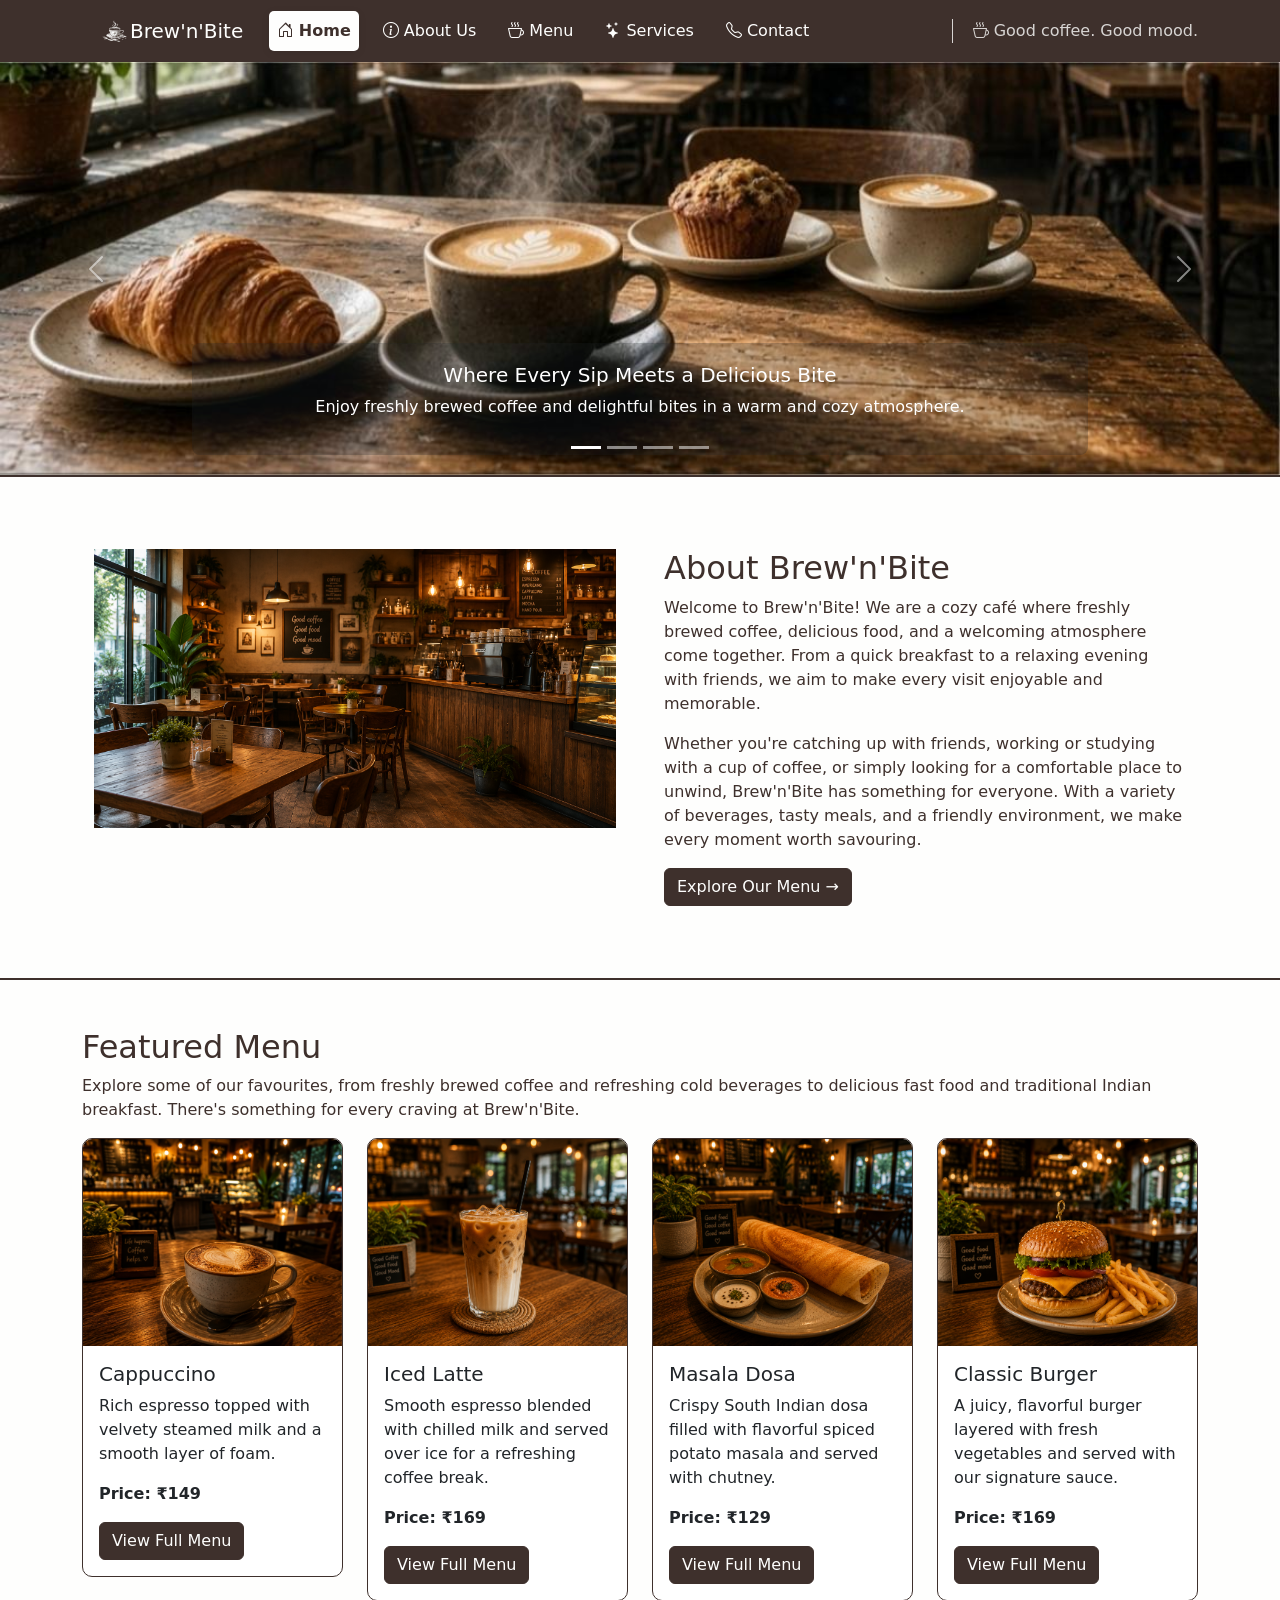
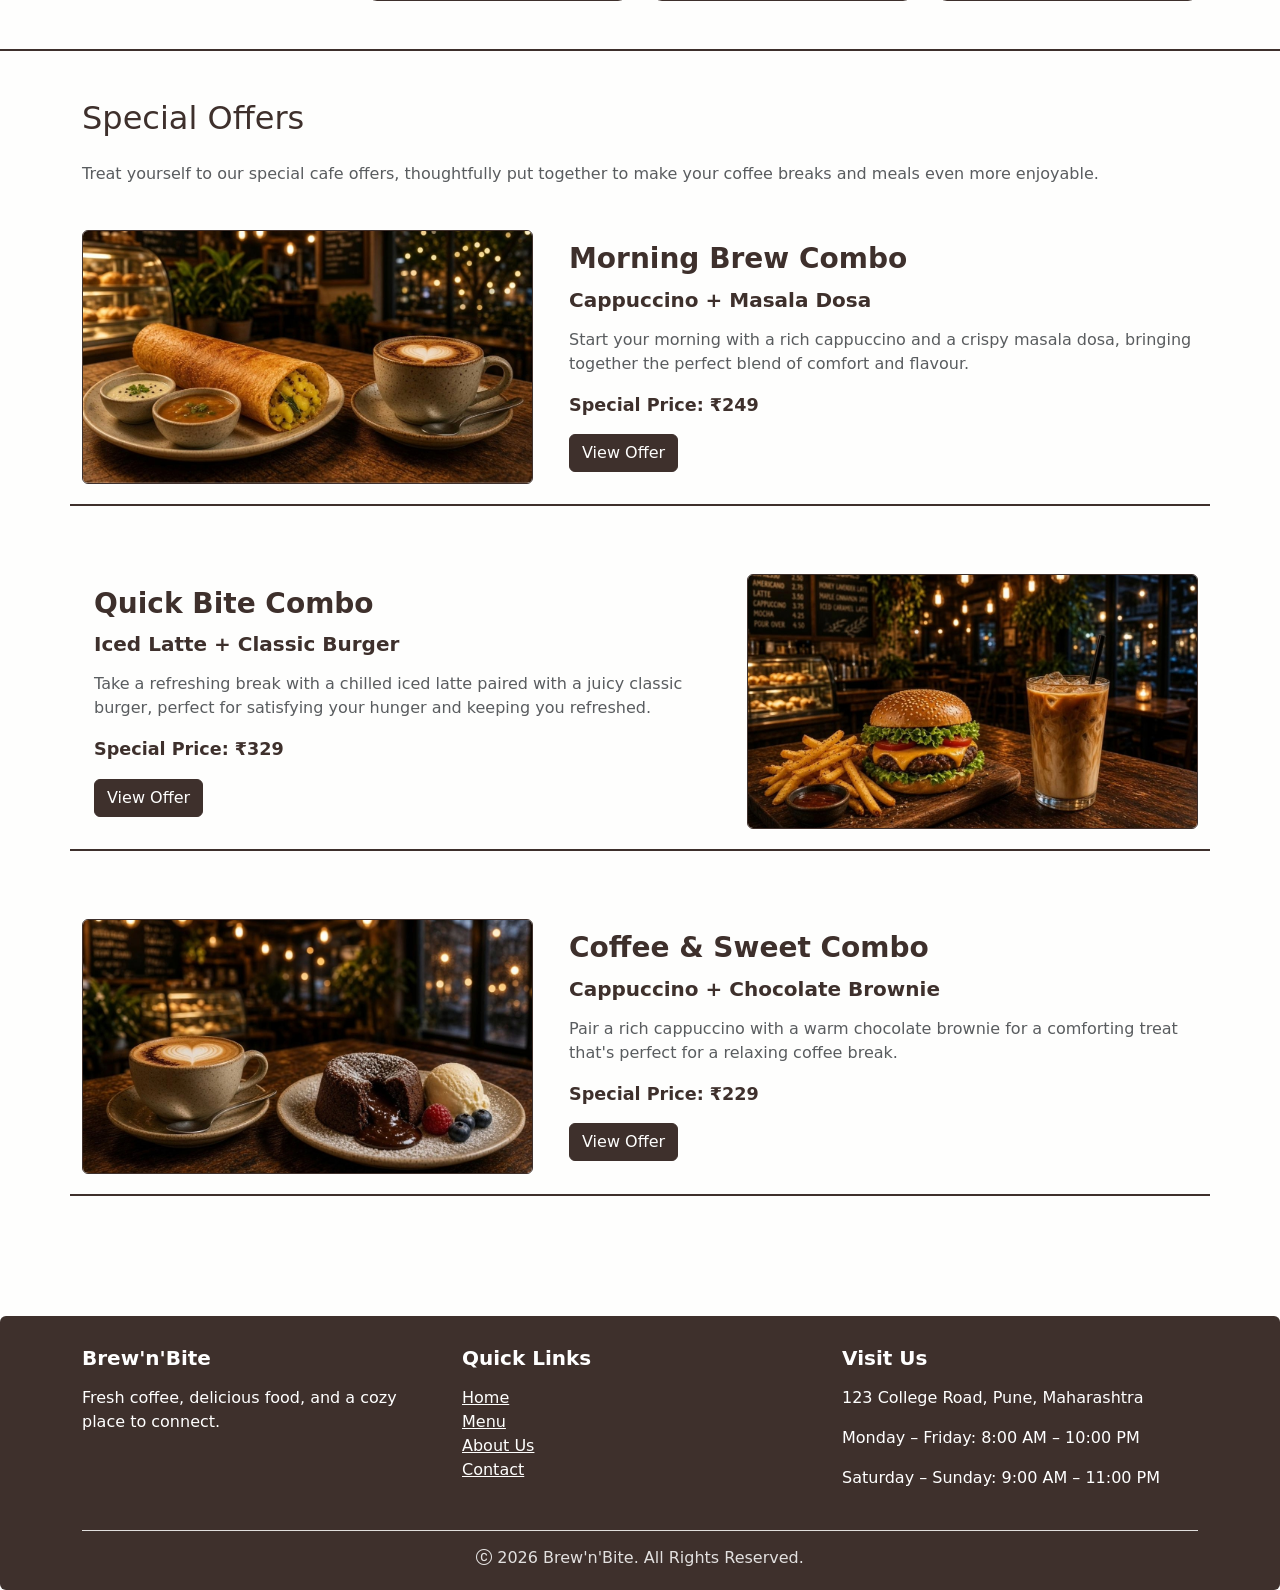
<file: index.html>
<!doctype html>
<html lang="en">

<head>
  <meta charset="utf-8">
  <meta name="viewport" content="width=device-width, initial-scale=1">
  <title>Home</title>
  <link href="https://cdn.jsdelivr.net/npm/bootstrap@5.3.8/dist/css/bootstrap.min.css" rel="stylesheet"
    integrity="sha384-sRIl4kxILFvY47J16cr9ZwB07vP4J8+LH7qKQnuqkuIAvNWLzeN8tE5YBujZqJLB" crossorigin="anonymous">
  <link rel="stylesheet" href="https://cdn.jsdelivr.net/npm/bootstrap-icons@1.13.1/font/bootstrap-icons.min.css">
  <link href="css/style.css" rel="stylesheet" type="text/css">
</head>

<body>
  <!-- Header Start Here -->
  <header>
    <nav class="navbar navbar-expand-lg bg-dark" data-bs-theme="dark">
      <div class="container">
        <a class="navbar-brand" href="index.html">
          <img src="images/cafe.png" alt="Logo" width="30" height="24"
            class="d-inline-block align-text-top">Brew'n'Bite</a>
        <button class="navbar-toggler" type="button" data-bs-toggle="collapse" data-bs-target="#navbarSupportedContent"
          aria-controls="navbarSupportedContent" aria-expanded="false" aria-label="Toggle navigation">
          <span class="navbar-toggler-icon"></span>
        </button>
        <div class="collapse navbar-collapse" id="navbarSupportedContent">
          <ul class="navbar-nav me-auto mb-2 mb-lg-0">
            <li class="nav-item">
              <a class="nav-link active" aria-current="page" href="index.html"><i class="bi bi-house-door"></i> Home</a>
            </li>
            <li class="nav-item">
              <a class="nav-link" href="about.html"><i class="bi bi-info-circle"></i> About Us</a>
            </li>
            <li class="nav-item">
              <a class="nav-link" href="menu.html"><i class="bi bi-cup-hot"></i> Menu</a>
            </li>
            <li class="nav-item">
              <a class="nav-link" href="services.html"><i class="bi bi-stars"></i> Services</a>
            </li>
            <li class="nav-item">
              <a class="nav-link" href="contact.html"><i class="bi bi-telephone"></i> Contact</a>
            </li>
          </ul>
          <div class="navbar-tagline">
            <i class="bi bi-cup-hot"></i>
            Good coffee. Good mood.
          </div>
        </div>
      </div>
    </nav>
  </header>
  <!-- Header End Here -->
  <main>
    <!-- Carousel section starts here -->
    <section>
      <!-- carousel-fade and data-bs-ride="carousel" -->
      <div id="carouselExampleIndicators" class="carousel slide carousel-fade" data-bs-ride="carousel">
        <div class="carousel-indicators">
          <button type="button" data-bs-target="#carouselExampleIndicators" data-bs-slide-to="0" class="active"
            aria-current="true" aria-label="Slide 1"></button>
          <button type="button" data-bs-target="#carouselExampleIndicators" data-bs-slide-to="1"
            aria-label="Slide 2"></button>
          <button type="button" data-bs-target="#carouselExampleIndicators" data-bs-slide-to="2"
            aria-label="Slide 3"></button>
          <button type="button" data-bs-target="#carouselExampleIndicators" data-bs-slide-to="3"
            aria-label="Slide 4"></button>
        </div>
        <div class="carousel-inner">
          <div class="carousel-item active" data-bs-interval="3000">
            <img src="images/Cafe 1.jpeg" class="d-block w-100" alt="Coffee and pastries served on a wooden cafe table">
            <div class="carousel-caption bg-dark bg-opacity-25 text-white d-block rounded-3">
              <h5>Where Every Sip Meets a Delicious Bite</h5>
              <p class="d-none d-sm-block">Enjoy freshly brewed coffee and delightful bites in a warm and cozy
                atmosphere.</p>
            </div>
          </div>
          <div class="carousel-item" data-bs-interval="3000">
            <img src="images/Breakfast.png" class="d-block w-100"
              alt="Masala Dosa, Idli Chutney,Poha and Hot Tea served on wooden cafe table">
            <div class="carousel-caption bg-dark bg-opacity-25 text-white d-block rounded-3">
              <h5>Start Your Day the Desi Way</h5>
              <p class="d-none d-sm-block">Enjoy delicious Indian breakfast favourites prepared fresh to give your
                morning a flavorful start.</p>
            </div>
          </div>
          <div class="carousel-item" data-bs-interval="3000">
            <img src="images/pasta.jpeg" class="d-block w-100" alt="Hot Spicy Pasta served on wooden cafe table">
            <div class="carousel-caption bg-dark bg-opacity-25 text-white d-block rounded-3">
              <h5>Fresh Food, Made for Every Craving</h5>
              <p class="d-none d-sm-block">From comforting meals to quick bites, discover delicious food made to satisfy
                every appetite.</p>
            </div>
          </div>
          <div class="carousel-item" data-bs-interval="3000">
            <img src="images/Cafe Interior.png" class="d-block w-100" alt="Warm and Cozy Cafe Interior">
            <div class="carousel-caption bg-dark bg-opacity-25 text-white d-block rounded-3">
              <h5>Your Space to Relax, Work & Connect</h5>
              <p class="d-none d-sm-block">A cozy, Wi-Fi-friendly space where you can study, work, meet friends, or
                simply enjoy your coffee.</p>
            </div>
          </div>
        </div>
        <button class="carousel-control-prev" type="button" data-bs-target="#carouselExampleIndicators"
          data-bs-slide="prev">
          <span class="carousel-control-prev-icon" aria-hidden="true"></span>
          <span class="visually-hidden">Previous</span>
        </button>
        <button class="carousel-control-next" type="button" data-bs-target="#carouselExampleIndicators"
          data-bs-slide="next">
          <span class="carousel-control-next-icon" aria-hidden="true"></span>
          <span class="visually-hidden">Next</span>
        </button>
      </div>
    </section>
    <!-- Carousel section ends here -->
    <!--About section starts here -->
    <section class="py-5 section-divider">
      <div class="container">
        <div class="row">
          <div class="col-md-6 p-4">
            <img src="images/Cafe Interior 2.png" alt="A warm and aesthetic Cafe" class="img-fluid">
          </div>
          <div class="col-md-6 p-4">
            <h2>About Brew'n'Bite</h2>
            <p>Welcome to Brew'n'Bite! We are a cozy café where freshly brewed coffee, delicious food, and a welcoming
              atmosphere come together. From a quick breakfast to a relaxing evening with friends, we aim to make every
              visit enjoyable and memorable.</p>
            <p>Whether you're catching up with friends, working or studying with a cup of coffee, or simply looking for
              a comfortable place to unwind, Brew'n'Bite has something for everyone. With a variety of beverages, tasty
              meals, and a friendly environment, we make every moment worth savouring.</p>
            <a href="menu.html" class="btn btn-cafe">Explore Our Menu →</a>
          </div>
        </div>
      </div>
    </section>
    <!--About section ends here -->
    <!-- Featured Menu Section starts here -->
    <section class="py-5 section-divider">
      <div class="container">
        <h2>Featured Menu</h2>
        <p>Explore some of our favourites, from freshly brewed coffee and refreshing cold beverages to delicious fast
          food and traditional Indian breakfast. There's something for every craving at Brew'n'Bite.</p>
        <div class="row gy-3">
          <div class="col-12 col-md-6 col-lg-3">
            <div class="card featured-menu"> <!-- bg-dark text-white -->
              <img src="images/Cappuccino.png" class="card-img-top"
                alt="A hot cappuccino served on a wooden table in a cozy cafe">
              <div class="card-body">
                <h5 class="card-title">Cappuccino</h5>
                <p class="card-text">Rich espresso topped with velvety steamed milk and a smooth layer of foam.</p>
                <p class="card-text"><strong>Price: ₹149</strong></p>
                <a class="btn btn-cafe" href="menu.html">View Full Menu</a>

              </div>
            </div>
          </div>

          <div class="col-12 col-md-6 col-lg-3">
            <div class="card featured-menu">
              <img src="/images/Iced Latte.png" class="card-img-top"
                alt="A chilled iced latte served in a glass at a cozy cafe">
              <div class="card-body">
                <h5 class="card-title">Iced Latte</h5>
                <p class="card-text">Smooth espresso blended with chilled milk and served over ice for a refreshing
                  coffee break.</p>
                <p class="card-text"><strong>Price: ₹169</strong></p>
                <a class="btn btn-cafe" href="menu.html">View Full Menu</a>
              </div>
            </div>
          </div>

          <div class="col-12 col-md-6 col-lg-3">
            <div class="card featured-menu">
              <img src="/images/Masala Dosa.png" class="card-img-top"
                alt="A crispy masala dosa served with potato filling and chutney">
              <div class="card-body">
                <h5 class="card-title">Masala Dosa</h5>
                <p class="card-text">Crispy South Indian dosa filled with flavorful spiced potato masala and served with
                  chutney.</p>
                <p class="card-text"><strong>Price: ₹129</strong></p>
                <a class="btn btn-cafe" href="menu.html">View Full Menu</a>
              </div>
            </div>
          </div>

          <div class="col-12 col-md-6 col-lg-3">
            <div class="card featured-menu">
              <img src="/images/Classic Burger.png" class="card-img-top"
                alt="A classic burger with fresh vegetables and flavorful sauce">
              <div class="card-body">
                <h5 class="card-title">Classic Burger</h5>
                <p class="card-text">A juicy, flavorful burger layered with fresh vegetables and served with our
                  signature sauce.</p>
                <p class="card-text"><strong>Price: ₹169</strong></p>
                <a class="btn btn-cafe" href="menu.html">View Full Menu</a>
              </div>
            </div>
          </div>
        </div>
      </div>
    </section>
    <!-- Card and Menu Section Ends Here -->

    <!-- Special Offers Start Here -->
    <section class="py-5 section-divider">
      <div class="container">
        <h2 class="mb-3 pb-2">Special Offers</h2>
        <p class="text-muted mb-4">Treat yourself to our special cafe offers, thoughtfully put together to make your
          coffee breaks and meals
          even more enjoyable.</p>
        <div class="row align-items-center mb-5 offer-row">
          <div class="col-12 col-md-5 mb-4 mb-md-0">
            <img src="images/MasalaDosa+Cappuccino 1.jpg"
              alt="Cappuccino and masala dosa served together as a breakfast combo" class="img-fluid rounded offer-image" />
          </div>
          <div class="col-12 col-md-7 ps-md-4">
            <h3 class="fw-bold offer-title">Morning Brew Combo</h3>

            <!-- <strong class="pb-3"><em>Cappuccino + Masala Dosa</em></strong> -->
            <h4 class="fw-semibold offer-combo">Cappuccino + Masala Dosa</h4>

            <p class="text-muted">
              Start your morning with a rich cappuccino and a crispy masala dosa, bringing together the perfect blend of
              comfort and flavour.
            </p>

            <div>
              <p class="fw-bold offer-price">Special Price: ₹249</p>
              <a href="menu.html" class="btn btn-cafe mt-3">View Offer</a>
            </div>
          </div>
        </div>
        <div class="row align-items-center mb-5 offer-row">
          <div class="col-12 col-md-7 ps-md-4">
            <h3 class="fw-bold offer-title">Quick Bite Combo</h3>

            <h4 class="fw-semibold offer-combo">Iced Latte + Classic Burger</h4>

            <p class="text-muted">
              Take a refreshing break with a chilled iced latte paired with a juicy classic burger, perfect for
              satisfying your hunger and keeping you refreshed.
            </p>

            <div>
              <p class="fw-bold offer-price">Special Price: ₹329</p>
              <a href="menu.html" class="btn btn-cafe mt-3">View Offer</a>
            </div>
          </div>
          <div class="col-12 col-md-5 mb-4 mb-md-0">
            <img src="images/Burger+Latte 1.jpg" alt="Iced latte and classic burger served together as a combo"
              class="img-fluid rounded offer-image" />
          </div>
        </div>
        <div class="row align-items-center mb-5 offer-row">
          <div class="col-12 col-md-5 mb-4 mb-md-0">
            <img src="images/Cappuccino+Brownie 1.jpg"
              alt="Cappuccino and chocolate brownie served together as a dessert combo" class="img-fluid rounded offer-image" />
          </div>
          <div class="col-12 col-md-7 ps-md-4">
            <h3 class="fw-bold offer-title">Coffee & Sweet Combo</h3>

            <h4 class="fw-semibold offer-combo">Cappuccino + Chocolate Brownie</h4>

            <p class="text-muted">
              Pair a rich cappuccino with a warm chocolate brownie for a comforting treat that's perfect for a relaxing
              coffee break.
            </p>

            <div>
              <p class="fw-bold offer-price">Special Price: ₹229</p>
              <a href="menu.html" class="btn btn-cafe mt-3">View Offer</a>
            </div>
          </div>
        </div>
      </div>
    </section>
    <!-- Special Offers Ends here -->
  </main>
  <footer class="mt-4 text-white rounded site-footer">
    <div class="container">
      <div class="row gy-3">
        <div class="col-12 col-md-4">
          <h3 class="footer-title">Brew'n'Bite</h3>
          <p>Fresh coffee, delicious food, and a cozy place to connect.</p>
        </div>
        <div class="col-12 col-md-4">
          <h3 class="footer-title">Quick Links</h3>
          <a href="index.html" class="d-block footer-link"> <u>Home</u></a>
          <a href="menu.html" class="d-block footer-link"><u>Menu</u></a>
          <a href="about.html" class="d-block footer-link"><u>About Us</u></a>
          <a href="contact.html" class="d-block footer-link"><u>Contact</u></a>
        </div>
        <div class="col-12 col-md-4">
          <h3 class="footer-title">Visit Us</h3>
          <p>123 College Road, Pune, Maharashtra</p>
          <p>Monday – Friday: 8:00 AM – 10:00 PM</p>
          <p>Saturday – Sunday: 9:00 AM – 11:00 PM</p>
        </div>
      </div>
      <p class="text-center mt-4 footer-bottom">
        <i class="bi bi-c-circle"></i> 2026 Brew'n'Bite. All Rights Reserved.
      </p>
    </div>
  </footer>

  <script src="https://cdn.jsdelivr.net/npm/bootstrap@5.3.8/dist/js/bootstrap.bundle.min.js"
    integrity="sha384-FKyoEForCGlyvwx9Hj09JcYn3nv7wiPVlz7YYwJrWVcXK/BmnVDxM+D2scQbITxI"
    crossorigin="anonymous"></script>
</body>

</html>
</file>
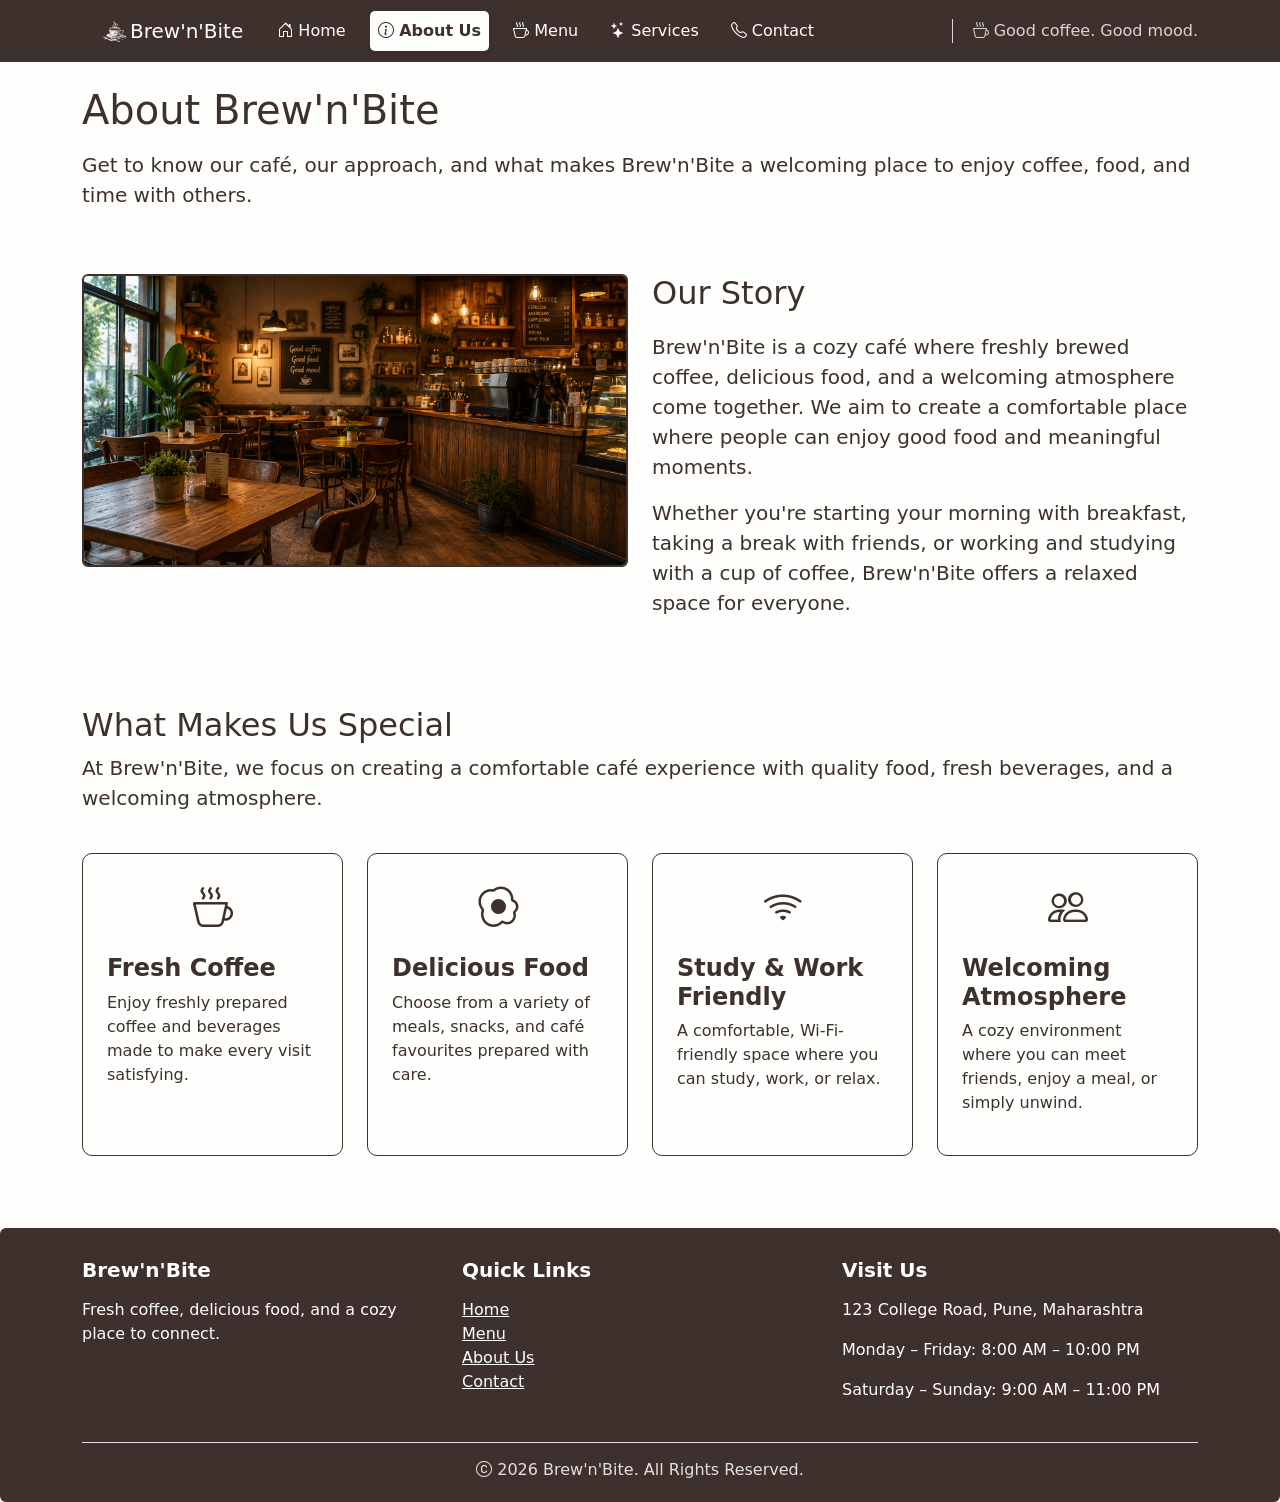
<file: about.html>
<!doctype html>
<html lang="en">

<head>
  <meta charset="utf-8">
  <meta name="viewport" content="width=device-width, initial-scale=1">
  <title>Bootstrap demo</title>
  <link href="https://cdn.jsdelivr.net/npm/bootstrap@5.3.8/dist/css/bootstrap.min.css" rel="stylesheet"
    integrity="sha384-sRIl4kxILFvY47J16cr9ZwB07vP4J8+LH7qKQnuqkuIAvNWLzeN8tE5YBujZqJLB" crossorigin="anonymous">
  <link rel="stylesheet" href="https://cdn.jsdelivr.net/npm/bootstrap-icons@1.13.1/font/bootstrap-icons.min.css">
  <link href="css/style.css" rel="stylesheet" type="text/css">
</head>

<body>
  <!-- Header Start Here -->
  <header>
    <nav class="navbar navbar-expand-lg bg-dark"  data-bs-theme="dark">
      <div class="container">
        <a class="navbar-brand" href="index.html">
          <img src="images/cafe.png" alt="Logo" width="30" height="24"
            class="d-inline-block align-text-top">Brew'n'Bite</a>
        <button class="navbar-toggler" type="button" data-bs-toggle="collapse" data-bs-target="#navbarSupportedContent"
          aria-controls="navbarSupportedContent" aria-expanded="false" aria-label="Toggle navigation">
          <span class="navbar-toggler-icon"></span>
        </button>
        <div class="collapse navbar-collapse" id="navbarSupportedContent">
          <ul class="navbar-nav me-auto mb-2 mb-lg-0">
            <li class="nav-item">
              <a class="nav-link" aria-current="page" href="index.html"><i class="bi bi-house-door"></i> Home</a>
            </li>
            <li class="nav-item">
              <a class="nav-link active" href="about.html"><i class="bi bi-info-circle"></i> About Us</a>
            </li>
            <li class="nav-item">
              <a class="nav-link" href="menu.html"><i class="bi bi-cup-hot"></i> Menu</a>
            </li>
            <li class="nav-item">
              <a class="nav-link" href="services.html"><i class="bi bi-stars"></i> Services</a>
            </li>
            <li class="nav-item">
              <a class="nav-link" href="contact.html"><i class="bi bi-telephone"></i> Contact</a>
            </li>
          </ul>
          <div class="navbar-tagline">
            <i class="bi bi-cup-hot"></i>
            Good coffee. Good mood.
          </div>
        </div>
      </div>
    </nav>
  </header>
  <!-- Header End Here -->
  <main>
    <section class="py-4 about-intro">
      <div class="container">
        <h1>About Brew'n'Bite</h1>
        <p class="lead">Get to know our café, our approach, and what makes Brew'n'Bite a welcoming place to enjoy
          coffee, food, and time with others.</p>
      </div>
    </section>
    <section class="py-4 about-story">
      <div class="container">
        <div class="row gy-3">
          <div class="col-12 col-md-6">
            <img src="images/Cafe Interior 2.png" alt="Warm and cozy interior of Brew'n'Bite cafe"
              class="img-fluid rounded story-image"/>
          </div>
          <div class="col-12 col-md-6">
            <h2>Our Story</h2>
            <p class="fs-5">Brew'n'Bite is a cozy café where freshly brewed coffee, delicious food, and a welcoming
              atmosphere come
              together. We aim to create a comfortable place where people can enjoy good food and meaningful moments.
            </p>
            <p class="fs-5">Whether you're starting your morning with breakfast, taking a break with friends, or working
              and studying
              with a cup of coffee, Brew'n'Bite offers a relaxed space for everyone.</p>
          </div>
        </div>
      </div>
    </section>
    <section class="py-5 about-special">
      <div class="container">
        <h2>What Makes Us Special</h2>
        <p class="lead">At Brew'n'Bite, we focus on creating a comfortable café experience with quality food, fresh
          beverages, and a welcoming atmosphere.</p>
        <div class="row g-4 mt-2">
          <div class="col-12 col-md-6 col-lg-3">
            <div class="special-item">
            <i class="bi bi-cup-hot fs-1 d-block text-center mb-2"></i>
            <h4>Fresh Coffee</h4>
            <p>Enjoy freshly prepared coffee and beverages made to make every visit satisfying.</p>
            </div>
          </div>
          <div class="col-12 col-md-6 col-lg-3">
            <div class="special-item">
            <i class="bi bi-egg-fried fs-1 d-block text-center mb-2"></i>
            <h4>Delicious Food</h4>
            <p>Choose from a variety of meals, snacks, and café favourites prepared with care.</p>
            </div>
          </div>
          <div class="col-12 col-md-6 col-lg-3">
            <div class="special-item">
            <i class="bi bi-wifi fs-1 d-block text-center mb-2"></i>
            <h4>Study & Work Friendly</h4>
            <p>A comfortable, Wi-Fi-friendly space where you can study, work, or relax.</p>
            </div>
          </div>
          <div class="col-12 col-md-6 col-lg-3">
            <div class="special-item">
            <i class="bi bi-people fs-1 d-block text-center mb-2"></i>
            <h4>Welcoming Atmosphere</h4>
            <p>A cozy environment where you can meet friends, enjoy a meal, or simply unwind.</p>
            </div>
          </div>
        </div>
      </div>
    </section>
  </main>
  <footer class="mt-4 text-white rounded site-footer">
    <div class="container">
      <div class="row gy-3">
        <div class="col-12 col-md-4">
          <h3 class="footer-title">Brew'n'Bite</h3>
          <p>Fresh coffee, delicious food, and a cozy place to connect.</p>
        </div>
        <div class="col-12 col-md-4">
          <h3 class="footer-title">Quick Links</h3>
          <a href="index.html" class="d-block footer-link"> <u>Home</u></a>
          <a href="menu.html" class="d-block footer-link"><u>Menu</u></a>
          <a href="about.html" class="d-block footer-link"><u>About Us</u></a>
          <a href="contact.html" class="d-block footer-link"><u>Contact</u></a>
        </div>
        <div class="col-12 col-md-4">
          <h3 class="footer-title">Visit Us</h3>
          <p>123 College Road, Pune, Maharashtra</p>
          <p>Monday – Friday: 8:00 AM – 10:00 PM</p>
          <p>Saturday – Sunday: 9:00 AM – 11:00 PM</p>
        </div>
      </div>
      <p class="text-center mt-4 footer-bottom">
        <i class="bi bi-c-circle"></i> 2026 Brew'n'Bite. All Rights Reserved.
      </p>
    </div>
  </footer>

  <script src="https://cdn.jsdelivr.net/npm/bootstrap@5.3.8/dist/js/bootstrap.bundle.min.js"
    integrity="sha384-FKyoEForCGlyvwx9Hj09JcYn3nv7wiPVlz7YYwJrWVcXK/BmnVDxM+D2scQbITxI"
    crossorigin="anonymous"></script>
</body>

</html>
</file>
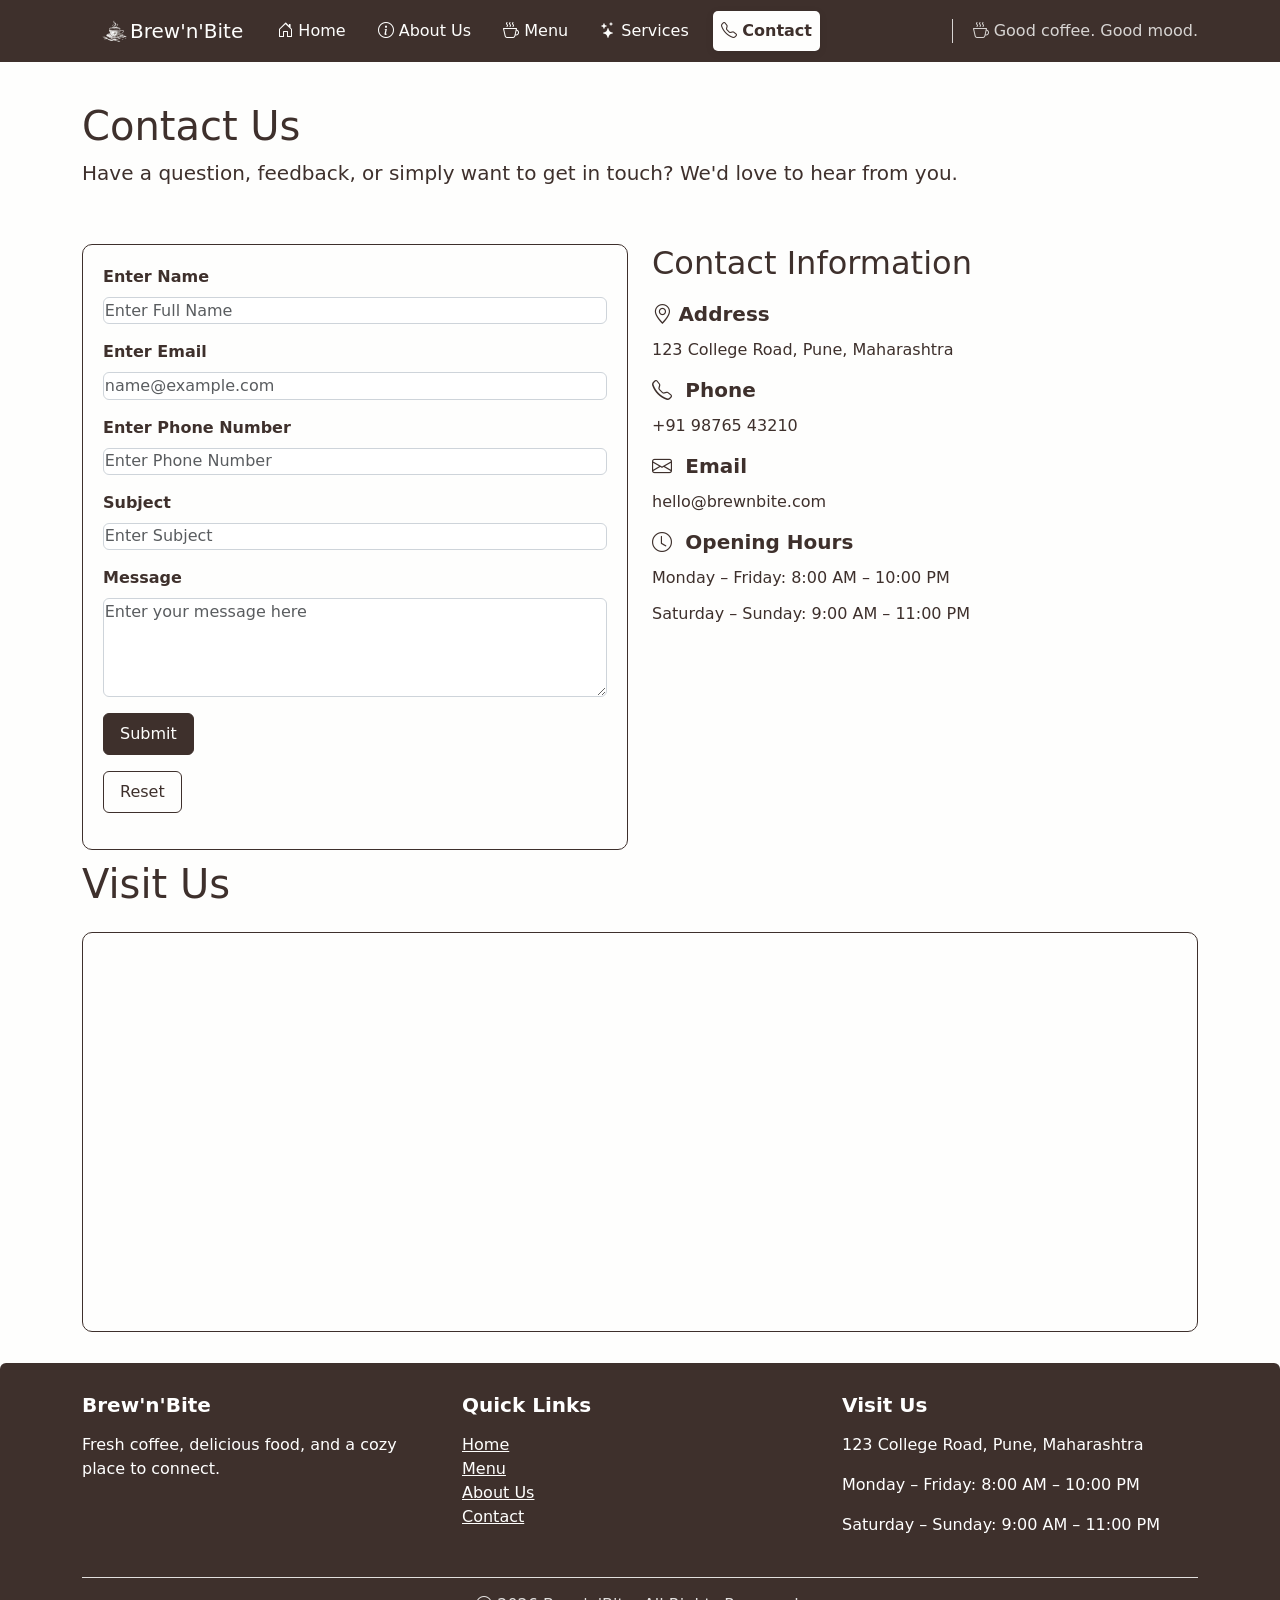
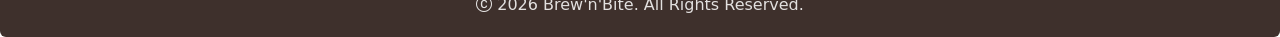
<file: contact.html>
<!doctype html>
<html lang="en">

<head>
  <meta charset="utf-8">
  <meta name="viewport" content="width=device-width, initial-scale=1">
  <title>Bootstrap demo</title>
  <link href="https://cdn.jsdelivr.net/npm/bootstrap@5.3.8/dist/css/bootstrap.min.css" rel="stylesheet"
    integrity="sha384-sRIl4kxILFvY47J16cr9ZwB07vP4J8+LH7qKQnuqkuIAvNWLzeN8tE5YBujZqJLB" crossorigin="anonymous">
  <link rel="stylesheet" href="https://cdn.jsdelivr.net/npm/bootstrap-icons@1.13.1/font/bootstrap-icons.min.css">
  <link href="css/style.css" rel="stylesheet" type="text/css">
</head>

<body>
  <!-- Header Start Here -->
  <header>
    <nav class="navbar navbar-expand-lg bg-dark"  data-bs-theme="dark">
      <div class="container">
        <a class="navbar-brand" href="index.html">
          <img src="images/cafe.png" alt="Logo" width="30" height="24"
            class="d-inline-block align-text-top">Brew'n'Bite</a>
        <button class="navbar-toggler" type="button" data-bs-toggle="collapse" data-bs-target="#navbarSupportedContent"
          aria-controls="navbarSupportedContent" aria-expanded="false" aria-label="Toggle navigation">
          <span class="navbar-toggler-icon"></span>
        </button>
        <div class="collapse navbar-collapse" id="navbarSupportedContent">
          <ul class="navbar-nav me-auto mb-2 mb-lg-0">
            <li class="nav-item">
              <a class="nav-link" aria-current="page" href="index.html"><i class="bi bi-house-door"></i> Home</a>
            </li>
            <li class="nav-item">
              <a class="nav-link" href="about.html"><i class="bi bi-info-circle"></i> About Us</a>
            </li>
            <li class="nav-item">
              <a class="nav-link" href="menu.html"><i class="bi bi-cup-hot"></i> Menu</a>
            </li>
            <li class="nav-item">
              <a class="nav-link" href="services.html"><i class="bi bi-stars"></i> Services</a>
            </li>
            <li class="nav-item">
              <a class="nav-link active" href="contact.html"><i class="bi bi-telephone"></i> Contact</a>
            </li>
          </ul>
          <div class="navbar-tagline">
            <i class="bi bi-cup-hot"></i>
            Good coffee. Good mood.
          </div>
        </div>
      </div>
    </nav>
  </header>
  <!-- Header End Here -->
  <main>
    <section class="py-4 mt-3 contact-intro">
      <div class="container">
        <h1>Contact Us</h1>
        <p class="lead">Have a question, feedback, or simply want to get in touch? We'd love to hear from you.</p>
      </div>
    </section>
    <section class="mt-3">
      <div class="container">
        <div class="row">
          <div class="col-md-6">
            <form class="contact-form" onsubmit="return validate()">
              <div>
                <div class="mb-3">
                  <label for="name" class="form-label">Enter Name</label>
                  <input type="text" class="form-control" id="name" placeholder="Enter Full Name">
                  <span class="text-danger" id="nameError"></span>
                </div>

                <div class="mb-3">
                  <label for="email" class="form-label">Enter Email</label>
                  <input type="email" class="form-control" id="email" placeholder="name@example.com">
                  <span class="text-danger" id="emailError"></span>
                </div>
                <div class="mb-3">
                  <label for="phone" class="form-label">Enter Phone Number</label>
                  <input type="tel" class="form-control" id="phone" placeholder="Enter Phone Number">
                  <span class="text-danger" id="phoneError"></span>
                </div>
                <div class="mb-3">
                  <label for="subject" class="form-label">Subject</label>
                  <input type="text" class="form-control" id="subject" placeholder="Enter Subject">
                  <span class="text-danger" id="subjectError"></span>
                </div>
                <div class="mb-3">
                  <label for="message" class="form-label">Message</label>
                  <textarea class="form-control" id="message" rows="4" placeholder="Enter your message here"></textarea>
                  <span class="text-danger" id="messageError"></span>
                </div>
                <div class="mb-3">
                  <button type="submit" class="btn contact-submit">Submit</button>
                  <div id="successMessage" class="text-success mb-3"></div>
                  <button type="reset" class="btn contact-reset">Reset</button>
                </div>
              </div>
            </form>
          </div>
          <div class="col-md-6 contact-info">
            <h2>Contact Information</h2>

            <div class="mb-3">
              <h5><i class="bi bi-geo-alt"></i>Address</h5>
              <p>123 College Road, Pune, Maharashtra</p>
            </div>

            <div class="mb-3">
              <h5><i class="bi bi-telephone"></i> Phone</h5>
              <p>+91 98765 43210</p>
            </div>

            <div class="mb-3">
              <h5><i class="bi bi-envelope"></i> Email</h5>
              <p>hello@brewnbite.com</p>
            </div>

            <div class="mb-3">
              <h5><i class="bi bi-clock"></i> Opening Hours</h5>
              <p>Monday – Friday: 8:00 AM – 10:00 PM</p>
              <p>Saturday – Sunday: 9:00 AM – 11:00 PM</p>
            </div>
          </div>
          <div class="container">
            <div class="row gy-3">
              <h1>Visit Us</h1>
              <div class="col-12">
                <iframe class="contact-map"
                  src="https://www.google.com/maps/embed?pb=!1m14!1m8!1m3!1d30246.810846458575!2d73.859072!3d18.6257544!3m2!1i1024!2i768!4f13.1!3m3!1m2!1s0x3bc2bf2e67461101%3A0x828d43bf9d9ee343!2sPune%2C%20Maharashtra!5e0!3m2!1sen!2sin!4v1786851168840!5m2!1sen!2sin"
                  width="600" height="450" style="border:0;" allowfullscreen="" loading="lazy"
                  referrerpolicy="strict-origin-when-cross-origin"></iframe>
              </div>
            </div>
          </div>
        </div>
      </div>
    </section>

  </main>
  <!-- Footer Starts Here -->
  <footer class="mt-4 text-white rounded site-footer">
    <div class="container">
      <div class="row gy-3">
        <div class="col-12 col-md-4">
          <h3 class="footer-title">Brew'n'Bite</h3>
          <p>Fresh coffee, delicious food, and a cozy place to connect.</p>
        </div>
        <div class="col-12 col-md-4">
          <h3 class="footer-title">Quick Links</h3>
          <a href="index.html" class="d-block footer-link"> <u>Home</u></a>
          <a href="menu.html" class="d-block footer-link"><u>Menu</u></a>
          <a href="about.html" class="d-block footer-link"><u>About Us</u></a>
          <a href="contact.html" class="d-block footer-link"><u>Contact</u></a>
        </div>
        <div class="col-12 col-md-4">
          <h3 class="footer-title">Visit Us</h3>
          <p>123 College Road, Pune, Maharashtra</p>
          <p>Monday – Friday: 8:00 AM – 10:00 PM</p>
          <p>Saturday – Sunday: 9:00 AM – 11:00 PM</p>
        </div>
      </div>
      <p class="text-center mt-4 footer-bottom">
        <i class="bi bi-c-circle"></i> 2026 Brew'n'Bite. All Rights Reserved.
      </p>
    </div>
  </footer>

  <script src="https://cdn.jsdelivr.net/npm/bootstrap@5.3.8/dist/js/bootstrap.bundle.min.js"
    integrity="sha384-FKyoEForCGlyvwx9Hj09JcYn3nv7wiPVlz7YYwJrWVcXK/BmnVDxM+D2scQbITxI"
    crossorigin="anonymous"></script>
  <script src="js/script.js"></script>
</body>

</html>
</file>
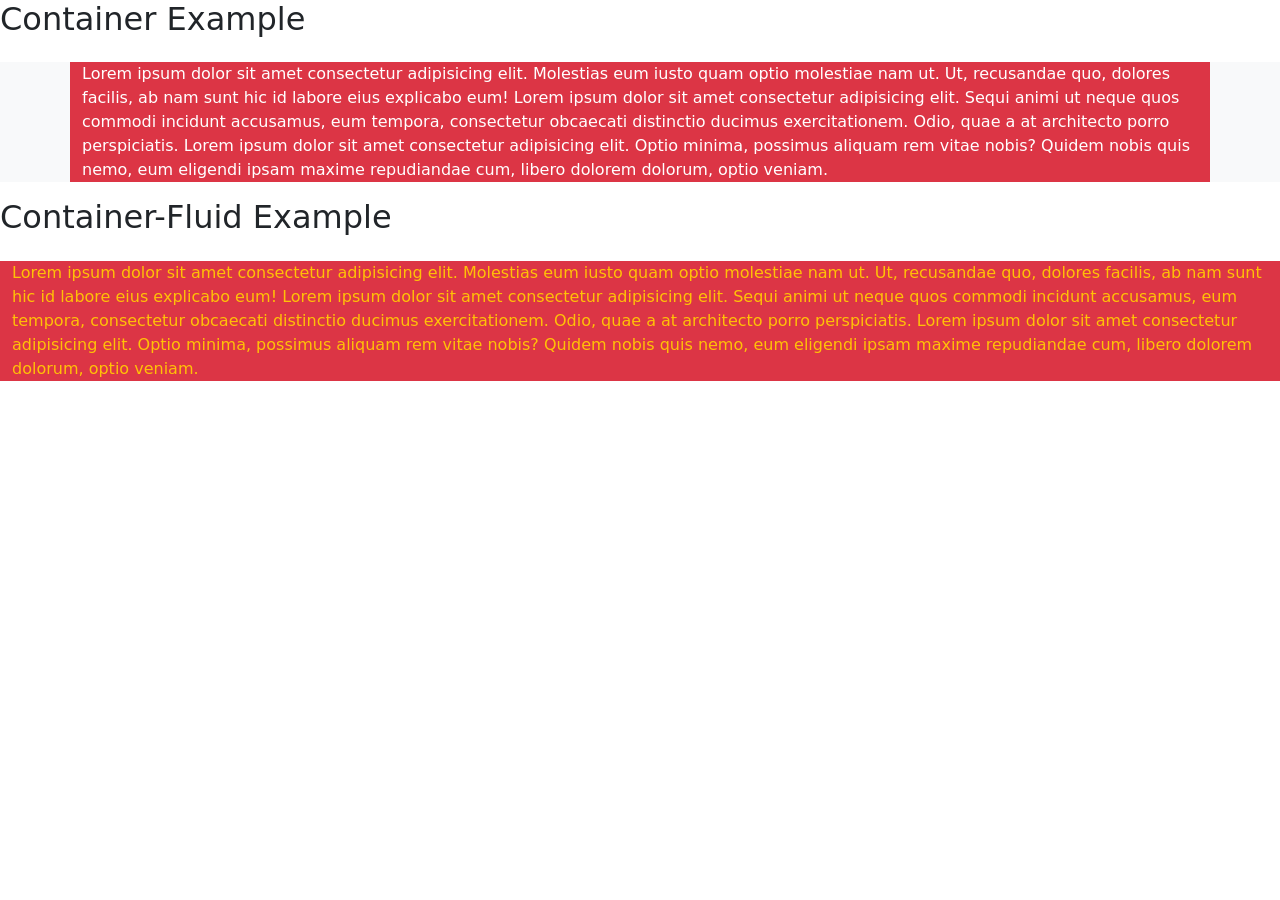
<file: container.html>
<!doctype html>
<html lang="en">
  <head>
    <meta charset="utf-8">
    <meta name="viewport" content="width=device-width, initial-scale=1">
    <title>Container</title>
    <link href="https://cdn.jsdelivr.net/npm/bootstrap@5.3.8/dist/css/bootstrap.min.css" rel="stylesheet" integrity="sha384-sRIl4kxILFvY47J16cr9ZwB07vP4J8+LH7qKQnuqkuIAvNWLzeN8tE5YBujZqJLB" crossorigin="anonymous">
  </head>
  <body>
    <!-- Container Example -->
     <h2>Container Example</h2>
     <section class="mt-4 bg-light">
        <div class="container bg-danger text-white">
            <p>Lorem ipsum dolor sit amet consectetur adipisicing elit. Molestias eum iusto quam optio molestiae nam ut. Ut, recusandae quo, dolores facilis, ab nam sunt hic id labore eius explicabo eum! Lorem ipsum dolor sit amet consectetur adipisicing elit. Sequi animi ut neque quos commodi incidunt accusamus, eum tempora, consectetur obcaecati distinctio ducimus exercitationem. Odio, quae a at architecto porro perspiciatis. Lorem ipsum dolor sit amet consectetur adipisicing elit. Optio minima, possimus aliquam rem vitae nobis? Quidem nobis quis nemo, eum eligendi ipsam maxime repudiandae cum, libero dolorem dolorum, optio veniam.</p>
        </div>
     </section>
     <!-- Container-Fluid -->
     <h2>Container-Fluid Example</h2>
     <section class="mt-4 bg-dark">
        <div class="container-fluid bg-danger text-warning">
            <p>Lorem ipsum dolor sit amet consectetur adipisicing elit. Molestias eum iusto quam optio molestiae nam ut. Ut, recusandae quo, dolores facilis, ab nam sunt hic id labore eius explicabo eum! Lorem ipsum dolor sit amet consectetur adipisicing elit. Sequi animi ut neque quos commodi incidunt accusamus, eum tempora, consectetur obcaecati distinctio ducimus exercitationem. Odio, quae a at architecto porro perspiciatis. Lorem ipsum dolor sit amet consectetur adipisicing elit. Optio minima, possimus aliquam rem vitae nobis? Quidem nobis quis nemo, eum eligendi ipsam maxime repudiandae cum, libero dolorem dolorum, optio veniam.</p>
        </div>
     </section>
    <script src="https://cdn.jsdelivr.net/npm/bootstrap@5.3.8/dist/js/bootstrap.bundle.min.js" integrity="sha384-FKyoEForCGlyvwx9Hj09JcYn3nv7wiPVlz7YYwJrWVcXK/BmnVDxM+D2scQbITxI" crossorigin="anonymous"></script>
  </body>
</html>
</file>
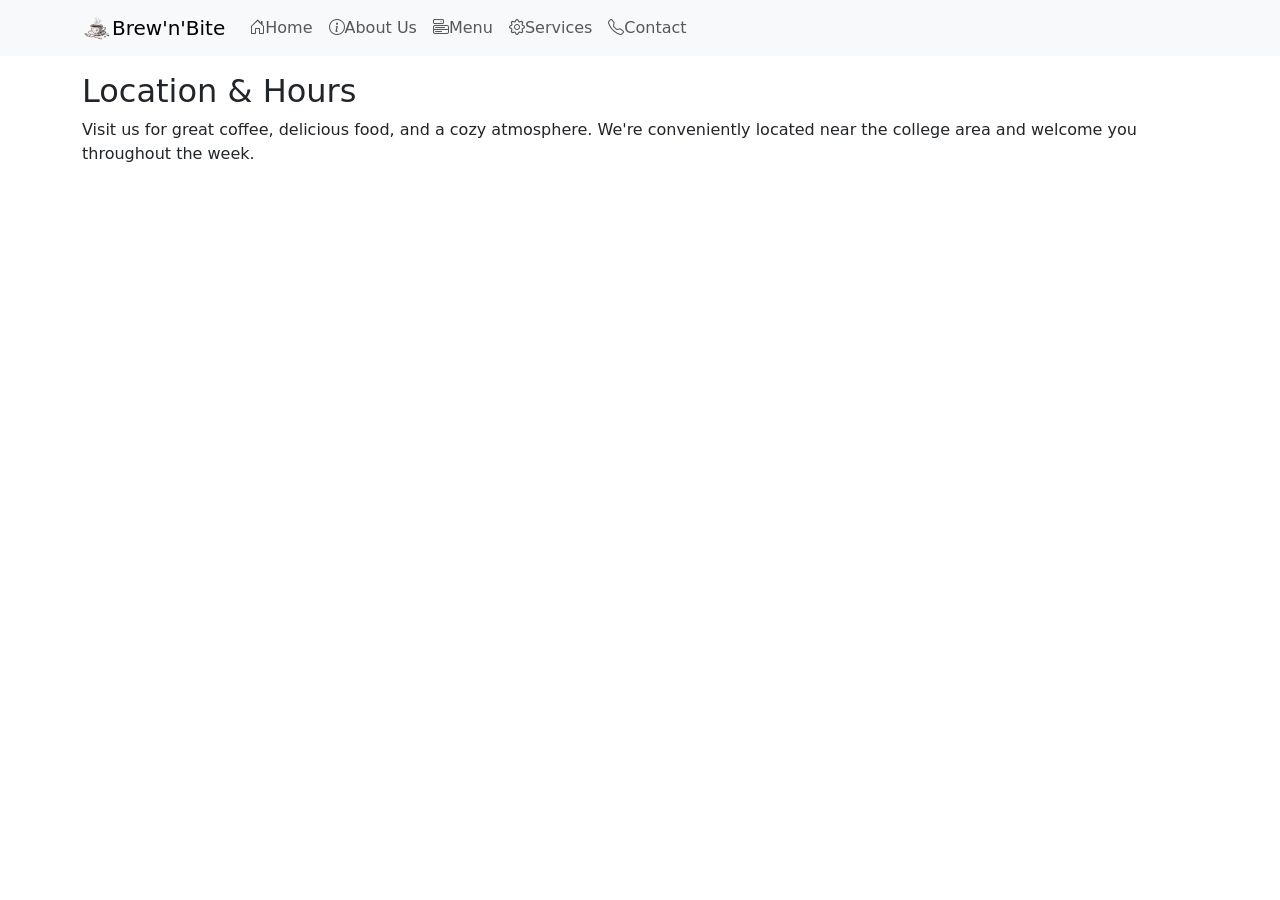
<file: location_hours.html>
<!doctype html>
<html lang="en">

<head>
  <meta charset="utf-8">
  <meta name="viewport" content="width=device-width, initial-scale=1">
  <title>Bootstrap demo</title>
  <link href="https://cdn.jsdelivr.net/npm/bootstrap@5.3.8/dist/css/bootstrap.min.css" rel="stylesheet"
    integrity="sha384-sRIl4kxILFvY47J16cr9ZwB07vP4J8+LH7qKQnuqkuIAvNWLzeN8tE5YBujZqJLB" crossorigin="anonymous">
  <link rel="stylesheet" href="https://cdn.jsdelivr.net/npm/bootstrap-icons@1.13.1/font/bootstrap-icons.min.css">
</head>

<body>
  <header>
    <nav class="navbar navbar-expand-lg bg-body-tertiary">
      <div class="container">
        <a class="navbar-brand" href="index.html">
          <img src="images/cafe.png" alt="Logo" width="30" height="24"
            class="d-inline-block align-text-top">Brew'n'Bite</a>
        <button class="navbar-toggler" type="button" data-bs-toggle="collapse" data-bs-target="#navbarSupportedContent"
          aria-controls="navbarSupportedContent" aria-expanded="false" aria-label="Toggle navigation">
          <span class="navbar-toggler-icon"></span>
        </button>
        <div class="collapse navbar-collapse" id="navbarSupportedContent">
          <ul class="navbar-nav me-auto mb-2 mb-lg-0">
            <li class="nav-item">
              <a class="nav-link" aria-current="page" href="index.html"><i class="bi bi-house-door"></i>Home</a>
            </li>
            <li class="nav-item">
              <a class="nav-link" href="about.html"><i class="bi bi-info-circle"></i>About Us</a>
            </li>
            <li class="nav-item">
              <a class="nav-link" href="menu.html"><i class="bi bi-menu-button"></i>Menu</a>
            </li>
            <li class="nav-item">
              <a class="nav-link" href="services.html"><i class="bi bi-gear"></i>Services</a>
            </li>
            <li class="nav-item">
              <a class="nav-link" href="contact.html"><i class="bi bi-telephone"></i>Contact</a>
            </li>
          </ul>
        </div>
      </div>
    </nav>
  </header>
  <main>
    <!-- Location & Hours : Container -->
    <Section class="mt-3">
      <div class="container">
        <h2>Location & Hours</h2>
        <p>Visit us for great coffee, delicious food, and a cozy atmosphere. We're conveniently located near the college area and welcome you throughout the week.</p>
        <div class="row gy-3">
          <div class="col-12 col-md-6"></div>
          <div class="col-12 col-md-6"></div>
        </div>
      </div>
    </Section>
  </main>
  <!-- Header End Here -->
  <script src="https://cdn.jsdelivr.net/npm/bootstrap@5.3.8/dist/js/bootstrap.bundle.min.js"
    integrity="sha384-FKyoEForCGlyvwx9Hj09JcYn3nv7wiPVlz7YYwJrWVcXK/BmnVDxM+D2scQbITxI"
    crossorigin="anonymous"></script>
</body>

</html>
</file>
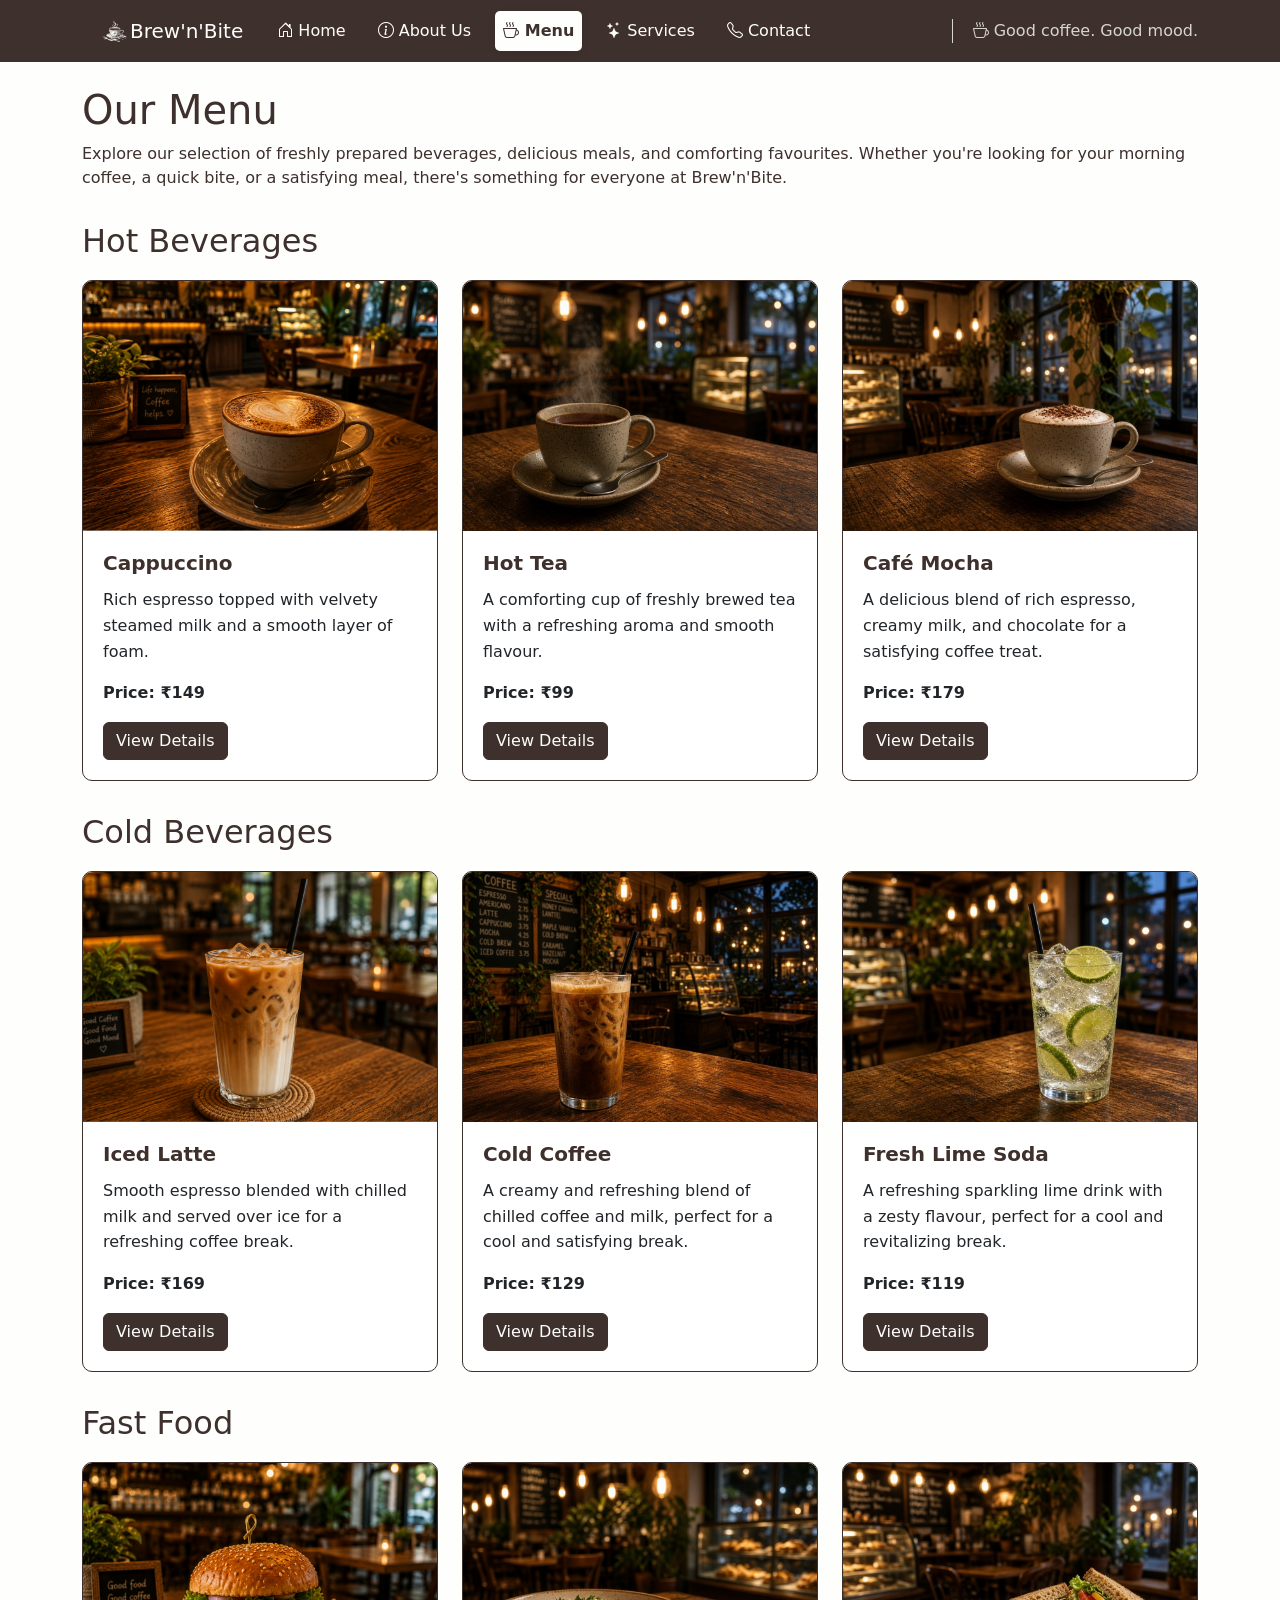
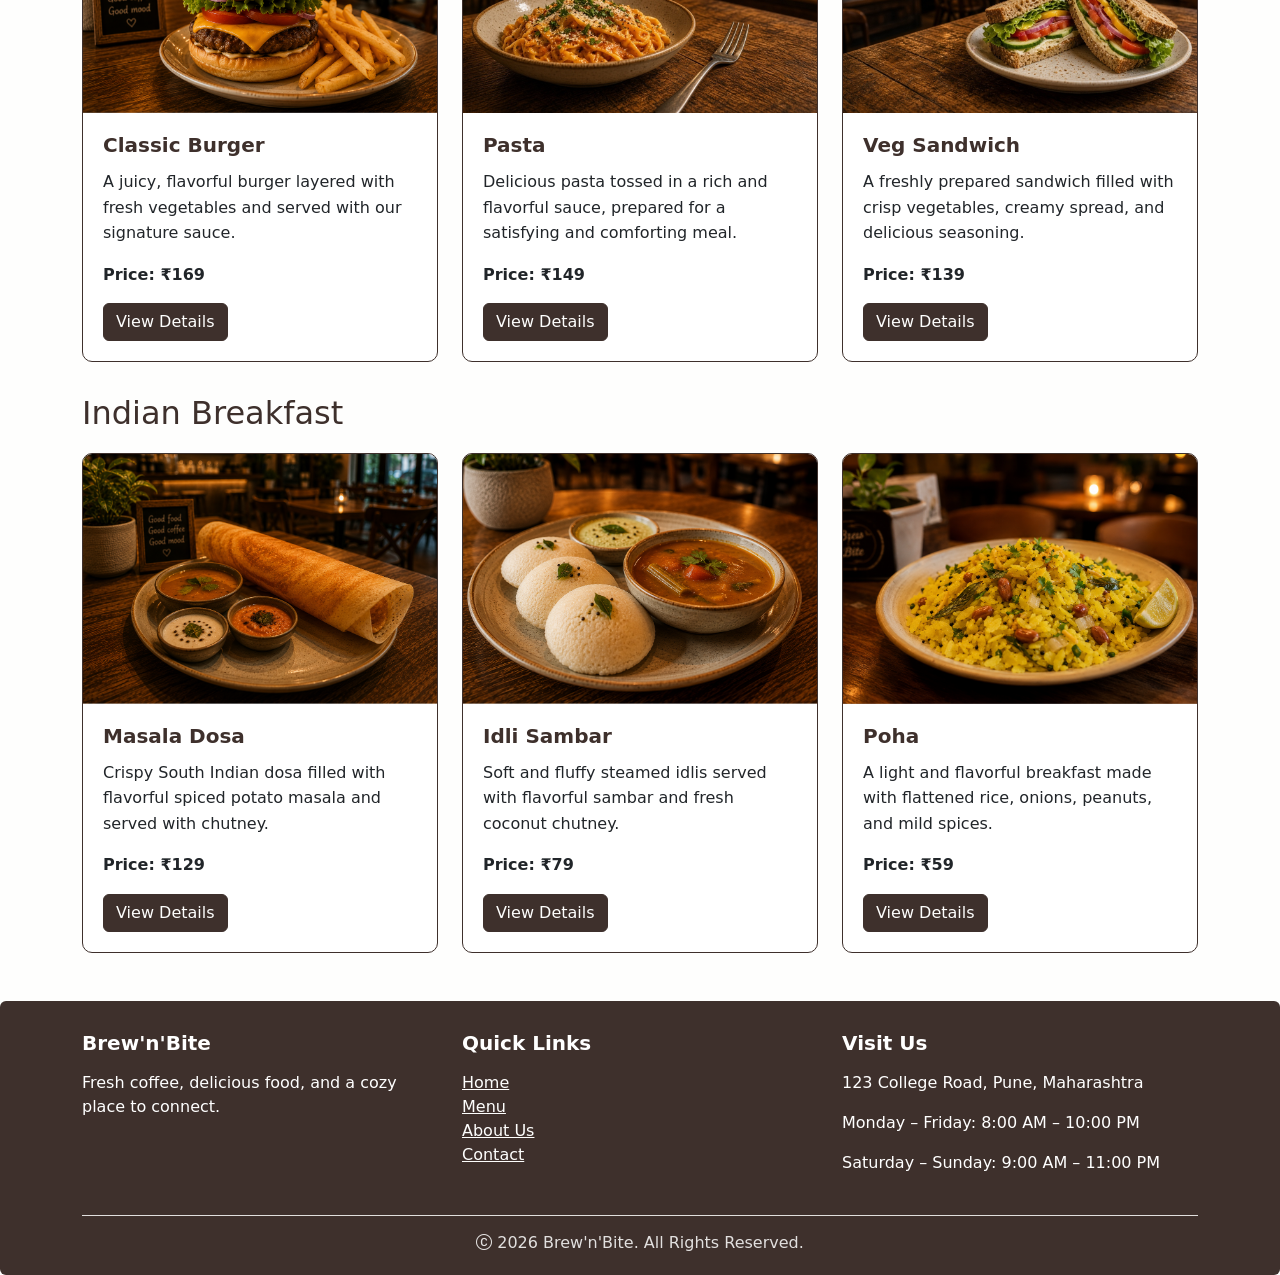
<file: menu.html>
<!doctype html>
<html lang="en">

<head>
  <meta charset="utf-8">
  <meta name="viewport" content="width=device-width, initial-scale=1">
  <title>Brew'n'Bite | Menu</title>
  <link href="https://cdn.jsdelivr.net/npm/bootstrap@5.3.8/dist/css/bootstrap.min.css" rel="stylesheet"
    integrity="sha384-sRIl4kxILFvY47J16cr9ZwB07vP4J8+LH7qKQnuqkuIAvNWLzeN8tE5YBujZqJLB" crossorigin="anonymous">
  <link rel="stylesheet" href="https://cdn.jsdelivr.net/npm/bootstrap-icons@1.13.1/font/bootstrap-icons.min.css">
  <link href="css/style.css" rel="stylesheet" type="text/css">
</head>

<body>
  <!-- Header Start Here -->
  <header>
    <nav class="navbar navbar-expand-lg bg-dark"  data-bs-theme="dark">
      <div class="container">
        <a class="navbar-brand" href="index.html">
          <img src="images/cafe.png" alt="Logo" width="30" height="24"
            class="d-inline-block align-text-top">Brew'n'Bite</a>
        <button class="navbar-toggler" type="button" data-bs-toggle="collapse" data-bs-target="#navbarSupportedContent"
          aria-controls="navbarSupportedContent" aria-expanded="false" aria-label="Toggle navigation">
          <span class="navbar-toggler-icon"></span>
        </button>
        <div class="collapse navbar-collapse" id="navbarSupportedContent">
          <ul class="navbar-nav me-auto mb-2 mb-lg-0">
            <li class="nav-item">
              <a class="nav-link" aria-current="page" href="index.html"><i class="bi bi-house-door"></i> Home</a>
            </li>
            <li class="nav-item">
              <a class="nav-link" href="about.html"><i class="bi bi-info-circle"></i> About Us</a>
            </li>
            <li class="nav-item">
              <a class="nav-link active" href="menu.html"><i class="bi bi-cup-hot"></i> Menu</a>
            </li>
            <li class="nav-item">
              <a class="nav-link" href="services.html"><i class="bi bi-stars"></i> Services</a>
            </li>
            <li class="nav-item">
              <a class="nav-link" href="contact.html"><i class="bi bi-telephone"></i> Contact</a>
            </li>
          </ul>
          <div class="navbar-tagline">
            <i class="bi bi-cup-hot"></i>
            Good coffee. Good mood.
          </div>
        </div>
      </div>
    </nav>
  </header>
  <!-- Header End Here -->
  <main>
    <!--Menu section starts here -->
    <!-- CARD -->
    <section class="py-4 menu-intro">
      <div class="container">
        <h1> Our Menu</h1>
        <p>Explore our selection of freshly prepared beverages, delicious meals, and comforting favourites. Whether
          you're looking for your morning coffee, a quick bite, or a satisfying meal, there's something for everyone at
          Brew'n'Bite.</p>
        <h2 class="mt-4">Hot Beverages</h2>
        <div class="row gy-3">
          <div class="col-12 col-md-6 col-lg-4">
            <div class="card menu-card"> <!-- bg-dark text-white -->
              <img src="images/Cappuccino 2.png" class="card-img-top"
                alt="A hot cappuccino served on a wooden table in a cozy cafe">
              <div class="card-body">
                <h5 class="card-title">Cappuccino</h5>
                <p class="card-text">Rich espresso topped with velvety steamed milk and a smooth layer of foam.</p>
                <p class="card-text"><strong>Price: ₹149</strong></p>
                <button type="button" class="btn btn-cafe" data-bs-toggle="modal" data-bs-target="#cappuccinoModal">
                  View Details
                </button>


              </div>
            </div>
          </div>
          <div class="col-12 col-md-6 col-lg-4">
            <div class="card menu-card"> <!-- bg-dark text-white -->
              <img src="images/Hot tea.jpeg" class="card-img-top" alt="A hot cup of tea served on a wooden cafe table">
              <div class="card-body">
                <h5 class="card-title">Hot Tea</h5>
                <p class="card-text">A comforting cup of freshly brewed tea with a refreshing aroma and smooth flavour.
                </p>
                <p class="card-text"><strong>Price: ₹99</strong></p>
                <button type="button" class="btn btn-cafe" data-bs-toggle="modal" data-bs-target="#hotTeaModal">
                  View Details
                </button>


              </div>
            </div>
          </div>
          <div class="col-12 col-md-6 col-lg-4">
            <div class="card menu-card"> <!-- bg-dark text-white -->
              <img src="images/Mocha.jpeg" class="card-img-top"
                alt="A creamy cafe mocha served in a cup on a wooden cafe table">
              <div class="card-body">
                <h5 class="card-title">Café Mocha</h5>
                <p class="card-text">A delicious blend of rich espresso, creamy milk, and chocolate for a satisfying
                  coffee treat.</p>
                <p class="card-text"><strong>Price: ₹179</strong></p>
                <button type="button" class="btn btn-cafe" data-bs-toggle="modal" data-bs-target="#mochaModal">
                  View Details
                </button>


              </div>
            </div>
          </div>
        </div>
        <!-- Cold Beverages -->
        <h2 class="mt-4">Cold Beverages</h2>
        <div class="row gy-3">
          <div class="col-12 col-md-6 col-lg-4">
            <div class="card menu-card"> <!-- bg-dark text-white -->
              <img src="images/Iced Latte 1.png" class="card-img-top"
                alt="A chilled iced latte served in a glass at a cozy cafe">
              <div class="card-body">
                <h5 class="card-title">Iced Latte</h5>
                <p class="card-text">Smooth espresso blended with chilled milk and served over ice for a refreshing
                  coffee break.</p>
                <p class="card-text"><strong>Price: ₹169</strong></p>
                <button type="button" class="btn btn-cafe" data-bs-toggle="modal" data-bs-target="#icedLatteModal">
                  View Details
                </button>


              </div>
            </div>
          </div>
          <div class="col-12 col-md-6 col-lg-4">
            <div class="card menu-card"> <!-- bg-dark text-white -->
              <img src="images/Cold Coffee.jpeg" class="card-img-top"
                alt="A chilled glass of cold coffee served at a cozy cafe">
              <div class="card-body">
                <h5 class="card-title">Cold Coffee</h5>
                <p class="card-text">A creamy and refreshing blend of chilled coffee and milk, perfect for a cool and
                  satisfying break.</p>
                <p class="card-text"><strong>Price: ₹129</strong></p>
                <button type="button" class="btn btn-cafe" data-bs-toggle="modal" data-bs-target="#coldCoffeeModal">
                  View Details
                </button>


              </div>
            </div>
          </div>
          <div class="col-12 col-md-6 col-lg-4">
            <div class="card menu-card"> <!-- bg-dark text-white -->
              <img src="images/Lime Soda.jpeg" class="card-img-top"
                alt="A refreshing glass of fresh lime soda with ice and lime slices">
              <div class="card-body">
                <h5 class="card-title">Fresh Lime Soda</h5>
                <p class="card-text">A refreshing sparkling lime drink with a zesty flavour, perfect for a cool and
                  revitalizing break.</p>
                <p class="card-text"><strong>Price: ₹119</strong></p>
                <button type="button" class="btn btn-cafe" data-bs-toggle="modal" data-bs-target="#limeSodaModal">
                  View Details
                </button>


              </div>
            </div>
          </div>
        </div>
        <!-- Fast Food -->
        <h2 class="mt-4">Fast Food</h2>
        <div class="row gy-3">
          <div class="col-12 col-md-6 col-lg-4">
            <div class="card menu-card"> <!-- bg-dark text-white -->
              <img src="images/Classic Burger 1.png" class="card-img-top"
                alt="A classic burger with fresh vegetables and flavorful sauce">
              <div class="card-body">
                <h5 class="card-title">Classic Burger</h5>
                <p class="card-text">A juicy, flavorful burger layered with fresh vegetables and served with our
                  signature sauce.</p>
                <p class="card-text"><strong>Price: ₹169</strong></p>
                <button type="button" class="btn btn-cafe" data-bs-toggle="modal" data-bs-target="#burgerModal">
                  View Details
                </button>


              </div>
            </div>
          </div>
          <div class="col-12 col-md-6 col-lg-4">
            <div class="card menu-card"> <!-- bg-dark text-white -->
              <img src="images/Pasta 1.jpeg" class="card-img-top"
                alt="A plate of flavorful pasta served on a wooden cafe table">
              <div class="card-body">
                <h5 class="card-title">Pasta</h5>
                <p class="card-text">Delicious pasta tossed in a rich and flavorful sauce, prepared for a satisfying and
                  comforting meal.</p>
                <p class="card-text"><strong>Price: ₹149</strong></p>
                <button type="button" class="btn btn-cafe" data-bs-toggle="modal" data-bs-target="#pastaModal">
                  View Details
                </button>


              </div>
            </div>
          </div>
          <div class="col-12 col-md-6 col-lg-4">
            <div class="card menu-card"> <!-- bg-dark text-white -->
              <img src="images/Sandwich 1.jpeg" class="card-img-top"
                alt="A fresh vegetable sandwich served on a plate at a cozy cafe">
              <div class="card-body">
                <h5 class="card-title">Veg Sandwich</h5>
                <p class="card-text">A freshly prepared sandwich filled with crisp vegetables, creamy spread, and
                  delicious seasoning.</p>
                <p class="card-text"><strong>Price: ₹139</strong></p>
                <button type="button" class="btn btn-cafe" data-bs-toggle="modal" data-bs-target="#sandwichModal">
                  View Details
                </button>


              </div>
            </div>
          </div>
        </div>
        <!-- Indian Breakfast -->
        <h2 class="mt-4">Indian Breakfast</h2>
        <div class="row gy-3">
          <div class="col-12 col-md-6 col-lg-4">
            <div class="card menu-card"> <!-- bg-dark text-white -->
              <img src="images/Masala Dosa 1.png" class="card-img-top"
                alt="A crispy masala dosa served with potato filling and chutney">
              <div class="card-body">
                <h5 class="card-title">Masala Dosa</h5>
                <p class="card-text">Crispy South Indian dosa filled with flavorful spiced potato masala and served with
                  chutney.</p>
                <p class="card-text"><strong>Price: ₹129</strong></p>
                <button type="button" class="btn btn-cafe" data-bs-toggle="modal" data-bs-target="#dosaModal">
                  View Details
                </button>


              </div>
            </div>
          </div>
          <div class="col-12 col-md-6 col-lg-4">
            <div class="card menu-card"> <!-- bg-dark text-white -->
              <img src="images/Idli Sambar.png" class="card-img-top"
                alt="Soft idlis served with sambar and coconut chutney">
              <div class="card-body">
                <h5 class="card-title">Idli Sambar</h5>
                <p class="card-text">Soft and fluffy steamed idlis served with flavorful sambar and fresh coconut
                  chutney.</p>
                <p class="card-text"><strong>Price: ₹79</strong></p>
                <button type="button" class="btn btn-cafe" data-bs-toggle="modal" data-bs-target="#idliSambarModal">
                  View Details
                </button>


              </div>
            </div>
          </div>
          <div class="col-12 col-md-6 col-lg-4">
            <div class="card menu-card"> <!-- bg-dark text-white -->
              <img src="images/Poha.png" class="card-img-top"
                alt="A bowl of freshly prepared poha garnished with peanuts and coriander">
              <div class="card-body">
                <h5 class="card-title">Poha</h5>
                <p class="card-text">A light and flavorful breakfast made with flattened rice, onions, peanuts, and mild
                  spices.</p>
                <p class="card-text"><strong>Price: ₹59</strong></p>
                <button type="button" class="btn btn-cafe" data-bs-toggle="modal" data-bs-target="#pohaModal">
                  View Details
                </button>


              </div>
            </div>
          </div>
        </div>
      </div>
      <!-- Modal -->
       <!-- Cappuccino -->
      <div class="modal fade" id="cappuccinoModal" tabindex="-1" aria-labelledby="cappuccinoModalLabel" aria-hidden="true">
        <div class="modal-dialog">
          <div class="modal-content">
            <div class="modal-header">
              <h1 class="modal-title fs-5" id="cappuccinoModalLabel">Cappuccino</h1>
              <button type="button" class="btn-close" data-bs-dismiss="modal" aria-label="Close"></button>
            </div>
            <div class="modal-body">
              <img src="images/Cappuccino 2.png" class="img-fluid rounded mb-3" alt="A hot cappuccino served on a wooden table in a cozy cafe">
              Rich espresso topped with velvety steamed milk and a smooth layer of foam.
              <br>
              <strong>Price: ₹149</strong>
            </div>
            <div class="modal-footer">
              <button type="button" class="btn btn-secondary" data-bs-dismiss="modal">Close</button>
            </div>
          </div>
        </div>
      </div>
      <!-- Hot Tea -->
      <div class="modal fade" id="hotTeaModal" tabindex="-1" aria-labelledby="hotTeaModalLabel" aria-hidden="true">
        <div class="modal-dialog">
          <div class="modal-content">
            <div class="modal-header">
              <h1 class="modal-title fs-5" id="hotTeaModalLabel">Hot Tea</h1>
              <button type="button" class="btn-close" data-bs-dismiss="modal" aria-label="Close"></button>
            </div>
            <div class="modal-body">
              <img src="images/Hot tea.jpeg" class="img-fluid rounded mb-3" alt="A hot cup of tea served on a wooden cafe table">
              A refreshing cup of freshly brewed tea with a comforting aroma and smooth, balanced flavour, perfect for a relaxing break.
              <br>
              <strong>Price: ₹99</strong>
            </div>
            <div class="modal-footer">
              <button type="button" class="btn btn-secondary" data-bs-dismiss="modal">Close</button>
            </div>
          </div>
        </div>
      </div>
      <!-- Mocha -->
      <div class="modal fade" id="mochaModal" tabindex="-1" aria-labelledby="mochaModalLabel" aria-hidden="true">
        <div class="modal-dialog">
          <div class="modal-content">
            <div class="modal-header">
              <h1 class="modal-title fs-5" id="mochaModalLabel">Café Mocha</h1>
              <button type="button" class="btn-close" data-bs-dismiss="modal" aria-label="Close"></button>
            </div>
            <div class="modal-body">
              <img src="images/Mocha.jpeg" class="img-fluid rounded mb-3" alt="A creamy cafe mocha served in a cup on a wooden cafe table">
              A delicious blend of rich espresso, creamy milk, and chocolate for a satisfying coffee treat.
              <br>
              <strong>Price: ₹179</strong>
            </div>
            <div class="modal-footer">
              <button type="button" class="btn btn-secondary" data-bs-dismiss="modal">Close</button>
            </div>
          </div>
        </div>
      </div>
      <!-- Cold Beverages : Iced Latte  -->
      <div class="modal fade" id="icedLatteModal" tabindex="-1" aria-labelledby="icedLatteModalLabel" aria-hidden="true">
        <div class="modal-dialog">
          <div class="modal-content">
            <div class="modal-header">
              <h1 class="modal-title fs-5" id="icedLatteModalLabel">Iced Latte</h1>
              <button type="button" class="btn-close" data-bs-dismiss="modal" aria-label="Close"></button>
            </div>
            <div class="modal-body">
              <img src="images/Iced Latte 1.png" class="img-fluid rounded mb-3" alt="A chilled iced latte served in a glass at a cozy cafe">
              Smooth espresso blended with chilled milk and served over ice for a refreshing coffee break.
              <br>
              <strong>Price: ₹169</strong>
            </div>
            <div class="modal-footer">
              <button type="button" class="btn btn-secondary" data-bs-dismiss="modal">Close</button>
            </div>
          </div>
        </div>
      </div>
      <!-- Cold Coffee -->
      <div class="modal fade" id="coldCoffeeModal" tabindex="-1" aria-labelledby="coldCoffeeModalLabel" aria-hidden="true">
        <div class="modal-dialog">
          <div class="modal-content">
            <div class="modal-header">
              <h1 class="modal-title fs-5" id="coldCoffeeModalLabel">Cold Coffee</h1>
              <button type="button" class="btn-close" data-bs-dismiss="modal" aria-label="Close"></button>
            </div>
            <div class="modal-body">
              <img src="images/Cold Coffee.jpeg" class="img-fluid rounded mb-3" alt="A chilled glass of cold coffee served at a cozy cafe">
              A creamy and refreshing blend of chilled coffee and milk, perfect for a cool and satisfying break.
              <br>
              <strong>Price: ₹129</strong>
            </div>
            <div class="modal-footer">
              <button type="button" class="btn btn-secondary" data-bs-dismiss="modal">Close</button>
            </div>
          </div>
        </div>
      </div>
      <!-- Lime Soda -->
      <div class="modal fade" id="limeSodaModal" tabindex="-1" aria-labelledby="limeSodaModalLabel" aria-hidden="true">
        <div class="modal-dialog">
          <div class="modal-content">
            <div class="modal-header">
              <h1 class="modal-title fs-5" id="limeSodaModalLabel">Fresh Lime Soda</h1>
              <button type="button" class="btn-close" data-bs-dismiss="modal" aria-label="Close"></button>
            </div>
            <div class="modal-body">
              <img src="images/Lime Soda.jpeg" class="img-fluid rounded mb-3" alt="A refreshing glass of fresh lime soda with ice and lime slices">
              A refreshing sparkling lime drink with a zesty flavour, perfect for a cool and revitalizing break.
              <br>
              <strong>Price: ₹119</strong>
            </div>
            <div class="modal-footer">
              <button type="button" class="btn btn-secondary" data-bs-dismiss="modal">Close</button>
            </div>
          </div>
        </div>
      </div>
      <!-- Fast Food : Classic Burger -->
       <div class="modal fade" id="burgerModal" tabindex="-1" aria-labelledby="burgerModalLabel" aria-hidden="true">
        <div class="modal-dialog">
          <div class="modal-content">
            <div class="modal-header">
              <h1 class="modal-title fs-5" id="burgerModalLabel">Classic Burger</h1>
              <button type="button" class="btn-close" data-bs-dismiss="modal" aria-label="Close"></button>
            </div>
            <div class="modal-body">
              <img src="images/Classic Burger 1.png" class="img-fluid rounded mb-3" alt="A classic burger with fresh vegetables and flavorful sauce">
              A juicy, flavorful burger layered with fresh vegetables and served with our signature sauce.
              <br>
              <strong>Price: ₹169</strong>
            </div>
            <div class="modal-footer">
              <button type="button" class="btn btn-secondary" data-bs-dismiss="modal">Close</button>
            </div>
          </div>
        </div>
      </div>
      <!-- Pasta -->
      <div class="modal fade" id="pastaModal" tabindex="-1" aria-labelledby="pastaModalLabel" aria-hidden="true">
        <div class="modal-dialog">
          <div class="modal-content">
            <div class="modal-header">
              <h1 class="modal-title fs-5" id="pastaModalLabel">Pasta</h1>
              <button type="button" class="btn-close" data-bs-dismiss="modal" aria-label="Close"></button>
            </div>
            <div class="modal-body">
              <img src="images/Pasta 1.jpeg" class="img-fluid rounded mb-3" alt="A plate of flavorful pasta served on a wooden cafe table">
              Delicious pasta tossed in a rich and flavorful sauce, prepared for a satisfying and comforting meal.
              <br>
              <strong>Price: ₹149</strong>
            </div>
            <div class="modal-footer">
              <button type="button" class="btn btn-secondary" data-bs-dismiss="modal">Close</button>
            </div>
          </div>
        </div>
      </div>
      <!-- Veg Sandwich -->
      <div class="modal fade" id="sandwichModal" tabindex="-1" aria-labelledby="sandwichModalLabel" aria-hidden="true">
        <div class="modal-dialog">
          <div class="modal-content">
            <div class="modal-header">
              <h1 class="modal-title fs-5" id="sandwichModalLabel">Veg Sandwich</h1>
              <button type="button" class="btn-close" data-bs-dismiss="modal" aria-label="Close"></button>
            </div>
            <div class="modal-body">
              <img src="images/Sandwich 1.jpeg" class="img-fluid rounded mb-3" alt="A fresh vegetable sandwich served on a plate at a cozy cafe">
              A freshly prepared sandwich filled with crisp vegetables, creamy spread, and delicious seasoning.
              <br>
              <strong>Price: ₹139</strong>
            </div>
            <div class="modal-footer">
              <button type="button" class="btn btn-secondary" data-bs-dismiss="modal">Close</button>
            </div>
          </div>
        </div>
      </div>
      <!-- Indian Breakfast : Masala Dosa -->
       <div class="modal fade" id="dosaModal" tabindex="-1" aria-labelledby="dosaModalLabel" aria-hidden="true">
        <div class="modal-dialog">
          <div class="modal-content">
            <div class="modal-header">
              <h1 class="modal-title fs-5" id="dosaModalLabel">Masala Dosa</h1>
              <button type="button" class="btn-close" data-bs-dismiss="modal" aria-label="Close"></button>
            </div>
            <div class="modal-body">
              <img src="images/Masala Dosa 1.png" class="img-fluid rounded mb-3" alt="A crispy masala dosa served with potato filling and chutney">
              Crispy South Indian dosa filled with flavorful spiced potato masala and served with chutney.  
              <br>
              <strong>Price: ₹129</strong>
            </div>
            <div class="modal-footer">
              <button type="button" class="btn btn-secondary" data-bs-dismiss="modal">Close</button>
            </div>
          </div>
        </div>
      </div>
      <!-- Idli Sambar -->
      <div class="modal fade" id="idliSambarModal" tabindex="-1" aria-labelledby="idliSambarModalLabel" aria-hidden="true">
        <div class="modal-dialog">
          <div class="modal-content">
            <div class="modal-header">
              <h1 class="modal-title fs-5" id="idliSambarModalLabel">Idli Sambar</h1>
              <button type="button" class="btn-close" data-bs-dismiss="modal" aria-label="Close"></button>
            </div>
            <div class="modal-body">
              <img src="images/Idli Sambar.png" class="img-fluid rounded mb-3" alt="Soft idlis served with sambar and coconut chutney">
              Soft and fluffy steamed idlis served with flavorful sambar and fresh coconut chutney.
              <br>
              <strong>Price: ₹79</strong>
            </div>
            <div class="modal-footer">
              <button type="button" class="btn btn-secondary" data-bs-dismiss="modal">Close</button>
            </div>
          </div>
        </div>
      </div>
      <!-- Poha -->
      <div class="modal fade" id="pohaModal" tabindex="-1" aria-labelledby="pohaModalLabel" aria-hidden="true">
        <div class="modal-dialog">
          <div class="modal-content">
            <div class="modal-header">
              <h1 class="modal-title fs-5" id="pohaModalLabel">Poha</h1>
              <button type="button" class="btn-close" data-bs-dismiss="modal" aria-label="Close"></button>
            </div>
            <div class="modal-body">
              <img src="images/Poha.png" class="img-fluid rounded mb-3" alt="A bowl of freshly prepared poha garnished with peanuts and coriander">
              A light and flavorful breakfast made with flattened rice, onions, peanuts, and mild spices.
              <br>
              <strong>Price: ₹59</strong>
            </div>
            <div class="modal-footer">
              <button type="button" class="btn btn-secondary" data-bs-dismiss="modal">Close</button>
            </div>
          </div>
        </div>
      </div>
    </section>
    <!--Menu section ends here -->
  </main>
  <!-- Footer Starts Here -->
  <footer class="mt-4 text-white rounded site-footer">
    <div class="container">
      <div class="row gy-3">
        <div class="col-12 col-md-4">
          <h3 class="footer-title">Brew'n'Bite</h3>
          <p>Fresh coffee, delicious food, and a cozy place to connect.</p>
        </div>
        <div class="col-12 col-md-4">
          <h3 class="footer-title">Quick Links</h3>
          <a href="index.html" class="d-block footer-link"> <u>Home</u></a>
          <a href="menu.html" class="d-block footer-link"><u>Menu</u></a>
          <a href="about.html" class="d-block footer-link"><u>About Us</u></a>
          <a href="contact.html" class="d-block footer-link"><u>Contact</u></a>
        </div>
        <div class="col-12 col-md-4">
          <h3 class="footer-title">Visit Us</h3>
          <p>123 College Road, Pune, Maharashtra</p>
          <p>Monday – Friday: 8:00 AM – 10:00 PM</p>
          <p>Saturday – Sunday: 9:00 AM – 11:00 PM</p>
        </div>
      </div>
      <p class="text-center mt-4 footer-bottom">
        <i class="bi bi-c-circle"></i> 2026 Brew'n'Bite. All Rights Reserved.
      </p>
    </div>
  </footer>

  <script src="https://cdn.jsdelivr.net/npm/bootstrap@5.3.8/dist/js/bootstrap.bundle.min.js"
    integrity="sha384-FKyoEForCGlyvwx9Hj09JcYn3nv7wiPVlz7YYwJrWVcXK/BmnVDxM+D2scQbITxI"
    crossorigin="anonymous"></script>
</body>

</html>
</file>
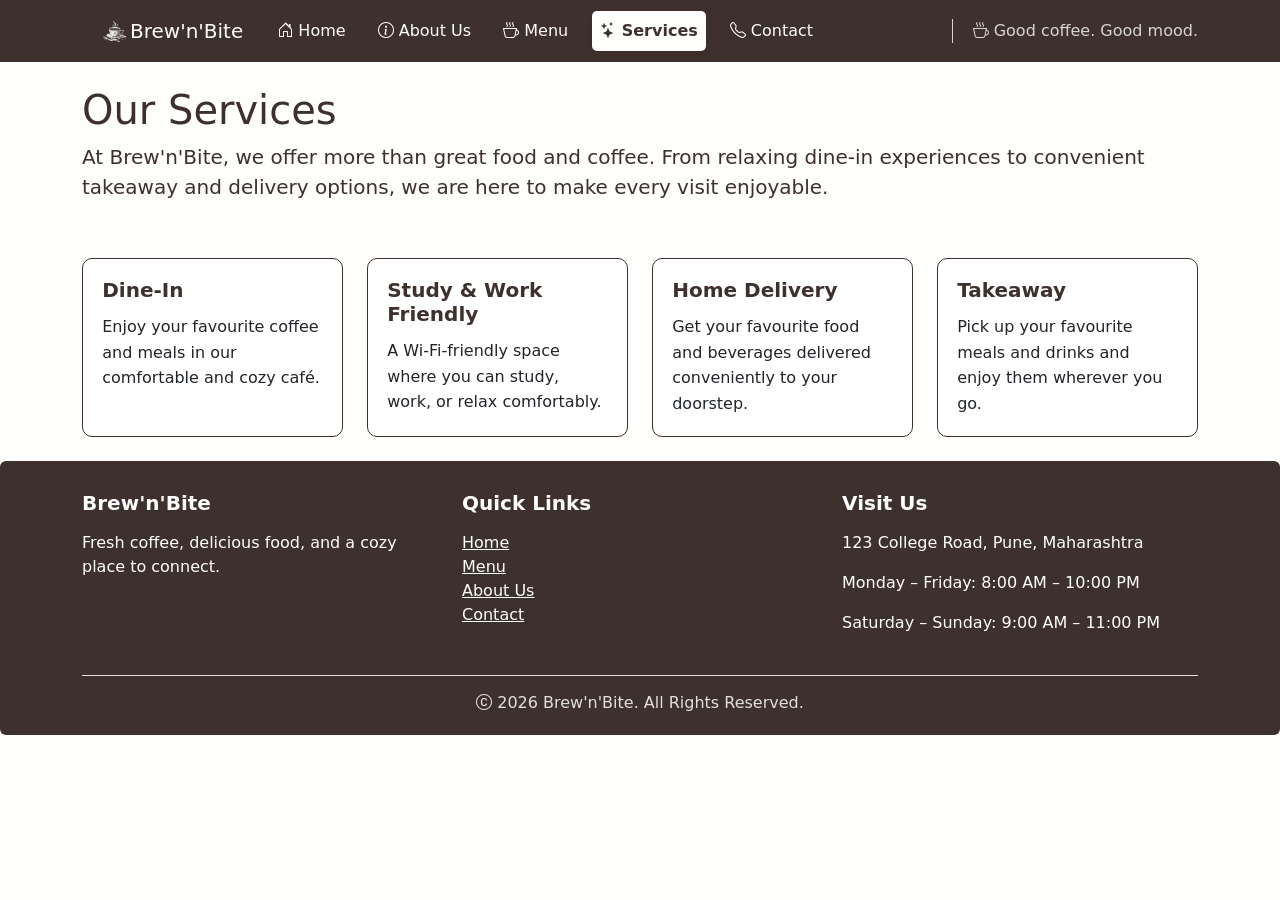
<file: services.html>
<!doctype html>
<html lang="en">

<head>
    <meta charset="utf-8">
    <meta name="viewport" content="width=device-width, initial-scale=1">
    <title>Bootstrap demo</title>
    <link href="https://cdn.jsdelivr.net/npm/bootstrap@5.3.8/dist/css/bootstrap.min.css" rel="stylesheet"
        integrity="sha384-sRIl4kxILFvY47J16cr9ZwB07vP4J8+LH7qKQnuqkuIAvNWLzeN8tE5YBujZqJLB" crossorigin="anonymous">
    <link rel="stylesheet" href="https://cdn.jsdelivr.net/npm/bootstrap-icons@1.13.1/font/bootstrap-icons.min.css">
    <link href="css/style.css" rel="stylesheet" type="text/css">
</head>

<body>
    <!-- Header Start Here -->
    <header>
        <nav class="navbar navbar-expand-lg bg-dark" data-bs-theme="dark">
            <div class="container">
                <a class="navbar-brand" href="index.html">
                    <img src="images/cafe.png" alt="Logo" width="30" height="24"
                        class="d-inline-block align-text-top">Brew'n'Bite</a>
                <button class="navbar-toggler" type="button" data-bs-toggle="collapse"
                    data-bs-target="#navbarSupportedContent" aria-controls="navbarSupportedContent"
                    aria-expanded="false" aria-label="Toggle navigation">
                    <span class="navbar-toggler-icon"></span>
                </button>
                <div class="collapse navbar-collapse" id="navbarSupportedContent">
                    <ul class="navbar-nav me-auto mb-2 mb-lg-0">
                        <li class="nav-item">
                            <a class="nav-link" aria-current="page" href="index.html"><i
                                    class="bi bi-house-door"></i> Home</a>
                        </li>
                        <li class="nav-item">
                            <a class="nav-link" href="about.html"><i class="bi bi-info-circle"></i> About Us</a>
                        </li>
                        <li class="nav-item">
                            <a class="nav-link" href="menu.html"><i class="bi bi-cup-hot"></i> Menu</a>
                        </li>
                        <li class="nav-item">
                            <a class="nav-link active" href="services.html"><i class="bi bi-stars"></i> Services</a>
                        </li>
                        <li class="nav-item">
                            <a class="nav-link" href="contact.html"><i class="bi bi-telephone"></i> Contact</a>
                        </li>
                    </ul>
                    <div class="navbar-tagline">
                      <i class="bi bi-cup-hot"></i>
                      Good coffee. Good mood.
                    </div>
                </div>
            </div>
        </nav>
    </header>
    <!-- Header End Here -->
    <main>
        <!-- Our Services Introduction -->
        <section class="py-4 services-intro">
            <div class="container">
                <h1>Our Services</h1>
                <p class="lead">At Brew'n'Bite, we offer more than great food and coffee. From relaxing dine-in
                    experiences to convenient takeaway and delivery options, we are here to make every visit enjoyable.
                </p>
            </div>
        </section>
        <!-- Our Services -->
        <section class="mt-3">
            <div class="container">
                <div class="row gy-3">
                    <div class="col-12 col-md-6 col-lg-3">
                        <div class="card h-100 service-card">
                            <div class="card-body">
                                <h5 class="card-title">Dine-In</h5>
                                <p class="card-text">Enjoy your favourite coffee and meals in our comfortable and cozy
                                    café.</p>
                            </div>
                        </div>
                    </div>
                    <div class="col-12 col-md-6 col-lg-3">
                        <div class="card h-100  service-card">
                            <div class="card-body">
                                <h5 class="card-title">Study & Work Friendly</h5>
                                <p class="card-text">A Wi-Fi-friendly space where you can study, work, or relax
                                    comfortably.</p>
                            </div>
                        </div>
                    </div>
                    <div class="col-12 col-md-6 col-lg-3">
                        <div class="card h-100 service-card">
                            <div class="card-body">
                                <h5 class="card-title">Home Delivery</h5>
                                <p class="card-text">Get your favourite food and beverages delivered conveniently to
                                    your doorstep.</p>
                            </div>
                        </div>
                    </div>
                    <div class="col-12 col-md-6 col-lg-3">
                        <div class="card h-100 service-card">
                            <div class="card-body">
                                <h5 class="card-title">Takeaway</h5>
                                <p class="card-text">Pick up your favourite meals and drinks and enjoy them wherever you
                                    go.</p>
                            </div>
                        </div>
                    </div>
                </div>
            </div>
        </section>
    </main>
    <footer class="mt-4 text-white rounded site-footer">
    <div class="container">
      <div class="row gy-3">
        <div class="col-12 col-md-4">
          <h3 class="footer-title">Brew'n'Bite</h3>
          <p>Fresh coffee, delicious food, and a cozy place to connect.</p>
        </div>
        <div class="col-12 col-md-4">
          <h3 class="footer-title">Quick Links</h3>
          <a href="index.html" class="d-block footer-link"> <u>Home</u></a>
          <a href="menu.html" class="d-block footer-link"><u>Menu</u></a>
          <a href="about.html" class="d-block footer-link"><u>About Us</u></a>
          <a href="contact.html" class="d-block footer-link"><u>Contact</u></a>
        </div>
        <div class="col-12 col-md-4">
          <h3 class="footer-title">Visit Us</h3>
          <p>123 College Road, Pune, Maharashtra</p>
          <p>Monday – Friday: 8:00 AM – 10:00 PM</p>
          <p>Saturday – Sunday: 9:00 AM – 11:00 PM</p>
        </div>
      </div>
      <p class="text-center mt-4 footer-bottom">
        <i class="bi bi-c-circle"></i> 2026 Brew'n'Bite. All Rights Reserved.
      </p>
    </div>
  </footer>
    <script src="https://cdn.jsdelivr.net/npm/bootstrap@5.3.8/dist/js/bootstrap.bundle.min.js"
        integrity="sha384-FKyoEForCGlyvwx9Hj09JcYn3nv7wiPVlz7YYwJrWVcXK/BmnVDxM+D2scQbITxI"
        crossorigin="anonymous"></script>
</body>

</html>
</file>
<file: css/style.css>
:root {
    --coffee-brown: #3E302C;
    --cream: #FEFEFD;
}

body {
    background-color: var(--cream);
    color: var(--coffee-brown);
}
.navbar{
    background-color: var(--coffee-brown) !important;
    padding: 3px 3px;
}
/* .navbar .nav-link : means elements with nav-link inside an element with navbar.
.navbar .navbar-brand*/
.navbar .nav-link,
.navbar .navbar-brand{
    color: #FEFEFD;
    transition: all 0.3s ease;
    border-radius: 5px;
    padding: 8px 10px;
    margin: 5px 8px;
}
.navbar .nav-link:hover{
    color: #3E302C;
    background-color: #FEFEFD;
}
.navbar .nav-link {
    /* How the link normally behaves */
    color: var(--cream);
    transition: 0.3s ease;
    /* border-right: 1px solid var(--cream);
    padding-left: 5px; */
}

.navbar .nav-link:hover {
    /* What changes when mouse enters */
    color: var(--coffee-brown);
    background-color: var(--cream);
}
/* Icon Hover 1 */
.navbar .nav-link i{
    display: inline-block;
    transition: 0.3s ease;
}
/* Icon Hover 2 */
.navbar .nav-link:hover i {
    transform: scale(1.3);
}
.navbar .nav-link.active    {
    color: var(--coffee-brown);
    background-color: var(--cream);
    font-weight: 600;
    box-shadow: 0px 2px 8px rgba(0,0,0,0.08);
}   
.navbar-tagline {
    color: var(--cream);
    font-size: 1rem;
    padding-left: 20px;
    border-left: 1px solid var(--cream);
    opacity: 0.8;
}
.section-divider{
    border-top: 2px solid var(--coffee-brown);
}
.featured-menu{
    border: 1px solid var(--coffee-brown);
    border-radius: 10px;
    overflow: hidden;
    transition: transform 0.3s ease, box-shadow 0.3s ease;
}
.featured-menu:hover{
    transform: translateY(-6px);
    box-shadow: 0px 8px 18px rgba(62,48,44,0.2);
}
.featured-menu .card-img-top{
    transition: transform 0.4s ease;
}
.featured-menu:hover .card-img-top{
    transform: scale(1.05);
}

/* CREATING OUR OWN BTN COLOR IN BOOTSTRAP WITH HOVER */
.btn-cafe{
    position: relative;
    overflow: hidden;
    background-color: var(--coffee-brown);
    color: #FEFEFD;
    border: 1px solid var(--coffee-brown);
    border-radius: 6px;
    transition: all 0.3s ease;
}
.btn-cafe::before{
    content: "";
    position: absolute;
    top: 0;
    left: -100%;
    width: 100%;
    height: 100%;
    border: 1px solid var(--coffee-brown);
    background: linear-gradient(90deg, var(--coffee-brown), var(--cream));
    transition: left 0.4s ease;
    z-index: -1;
}
.btn-cafe:hover::before{
    left: 0;
}
/* .btn-cafe:hover{
    background: linear-gradient(90deg, var(--coffee-brown), var(--cream));
    color: #3E302C;
    border: 1px solid var(--coffee-brown);
    transform: translateY(-2px);
} */


.offer-row{
    padding: 20px 0;
    border-bottom: 2px solid var(--coffee-brown);
}
.offer-row:last-child{
    margin-bottom: none;
}
.offer-image{
    width: 100%;
    border: 1px solid var(--coffee-brown);
    transition: transform 0.4s ease;
}
.offer-image:hover {
    transform: scale(1.03);
}
.offer-price{
    color: #3E302C;
    font-size: 1.1rem;
    margin-bottom: 0;
}
.offer-title{
    color: #3E302C;
    margin-bottom: 0.75rem;
}
.offer-combo{
    color: #3E302C;
    font-size: 1.25rem;
    margin-bottom: 1rem;
}
.site-footer{
    background-color: var(--coffee-brown);
    color: var(--cream);
    padding: 30px 0px 20px;
}
.footer-link{
    color: var(--cream);
    text-decoration: none;
    width: fit-content;
    display: inline-block;
    transition: all 0.3s ease;
}
.footer-link:hover{
    background-color: var(--cream);
    color: var(--coffee-brown);
    padding: 0px 8px;
    border-radius: 4px;
}
.footer-title{
    font-size: 1.25rem;
    font-weight: 600;
    margin-bottom: 1rem;
}
.footer-bottom {
    border-top: 1px solid var(--cream);
    padding-top: 15px;
    margin-bottom: 0;
    opacity: 0.85;
}
.about-intro{
    background-color: var(--cream);
    padding: 3rem 0;
}
.about-intro h1{
    margin-bottom: 1rem;
}
.about-story{
    background-color: var(--cream);
}
.story-image{
    width: 100%;
    border: 2px solid var(--coffee-brown);
    transition: transform 0.4s ease;
}
.story-image:hover{
    transform: scale(1.02);
}
.about-story h2{
    color: var(--coffee-brown);
    margin-bottom: 1.25rem;
}
.about-special{
    background-color: var(--cream);
}
.special-item {
    height: 100%;
    padding: 1.5rem;
    border: 1px solid var(--coffee-brown);
    border-radius: 10px;
    transition: transform 0.3s ease, box-shadow 0.3s ease;
}
.special-item:hover{
    transform: translateY(-5px);
    box-shadow: 0px 6px 15px rgba(0,0,0,0.12);
}
.special-item i{
    color: var(--coffee-brown);
    margin-bottom: 1rem !important;
}
.special-item h4 {
    margin-bottom: o.75rem;
    font-weight: 600;
}
.menu-intro{
    background-color: var(--cream);
}
.menu-intro h2{
    color: var(--coffee-brown);
    margin-top: 2rem !important;
    margin-bottom: 1.25rem;
}
.menu-card{
    border: 1px solid var(--coffee-brown);
    border-radius: 10px;
    overflow: hidden;
    transition: transform 0.3s ease, box-shadow 0.3s ease;
}
.menu-card img{
    height: 250px;
    object-fit: cover;
}
.menu-card:hover{
    transform: translateY(-5px);
    box-shadow: 0px 6px 15px rgba(0,0,0,0.12);
}
.menu-card .card-body{
    padding: 1.25rem;
}
.menu-card .card-title{
    color: var(--coffee-brown);
    margin-bottom: 0.75rem;
    font-weight: 600;
}
.menu-card .card-text{
    line-height: 1.6;
}
.menu-card .fw-bold{
    color: var(--coffee-brown);
    margin-bottom: 0.75rem;
}
.services-intro{
    background-color: var(--cream);
}.service-card{
    border: 1px solid var(--coffee-brown);
    border-radius: 10px;
    transition: transform 0.3s ease, box-shadow 0.3s ease;
}
.service-card .card-body{
    padding: 1.2rem;
}
.service-card .card-title{
    color: var(--coffee-brown);
    margin-bottom: 0.75rem;
    font-weight: 600;
}
.service-card .card-text{
    line-height: 1.6;
}
.service-card:hover{
    transform: translateY(-5px);
    box-shadow: 0px 6px 15px rgba(0,0,0,0.12);
}
.contact-intro{
    background-color: var(--cream);
    /* border-bottom: 1px solid var(--coffee-brown); */
}
.contact-form{
    padding: 1.25rem;
    border: 1px solid var(--coffee-brown);
    border-radius: 10px;
    margin-bottom: 10px;
}
.contact-form .form-label{
    color: var(--coffee-brown);
    font-weight: 600;
}
.contact-form .form-control{
    border: 1px solid #ced4da;
    border-radius: 6px;
    padding: 0.65px 0.75px;
}
.contact-form .form-control:focus{
    border-color: var(--coffee-brown);
    box-shadow: 0 0 0 0.2rem rgba(111, 78, 55, 0.15);
}
.contact-submit {
    background-color: var(--coffee-brown);
    color: var(--cream);
    border: 1px solid var(--coffee-brown);
    padding: 0.5rem 1rem;
    border-radius: 6px;
    transition: all 0.3s ease;
}

.contact-submit:hover {
    background-color: var(--cream);
    color: var(--coffee-brown);
}
.contact-reset {
    background-color: var(--cream);
    color: var(--coffee-brown);
    border: 1px solid var(--coffee-brown);
    padding: 0.5rem 1rem;
    border-radius: 6px;
    transition: all 0.3s ease;
}

.contact-reset:hover {
    background-color: var(--coffee-brown);
    color: var(--cream);
}
.contact-info h2{
    color: var(--coffee-brown);
    margin-bottom: 1.25rem;
}
.contact-info h5 {
    color: var(--coffee-brown);
    font-weight: 600;
    margin-bottom: 0.75rem;
}
.contact-info p{
    margin-bottom: 0.75rem;
}
.contact-info h5 i{
    color: var(--coffee-brown);
    margin-right: 0.4rem;
}
.contact-map{
    width: 100%;
    height: 400px;
    border: 1px solid var(--coffee-brown) !important;
    border-radius: 10px;
}
</file>
